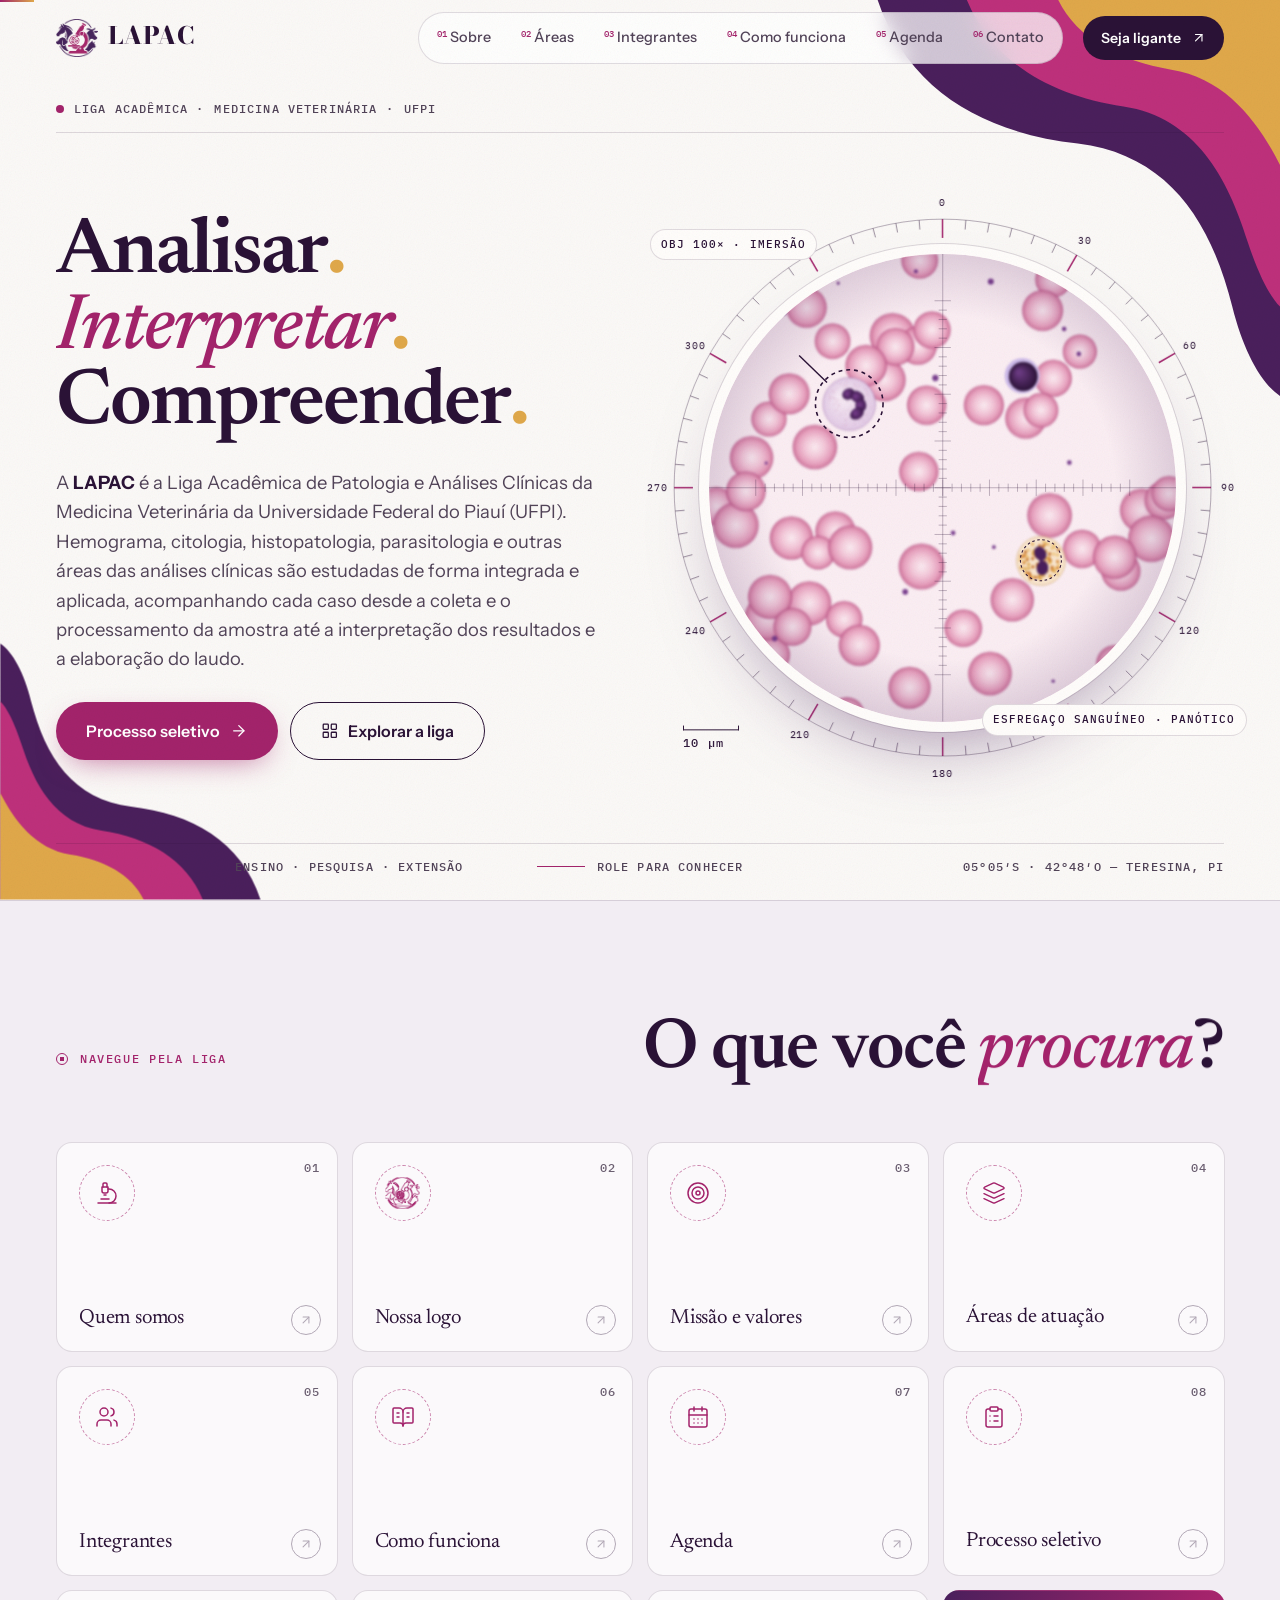
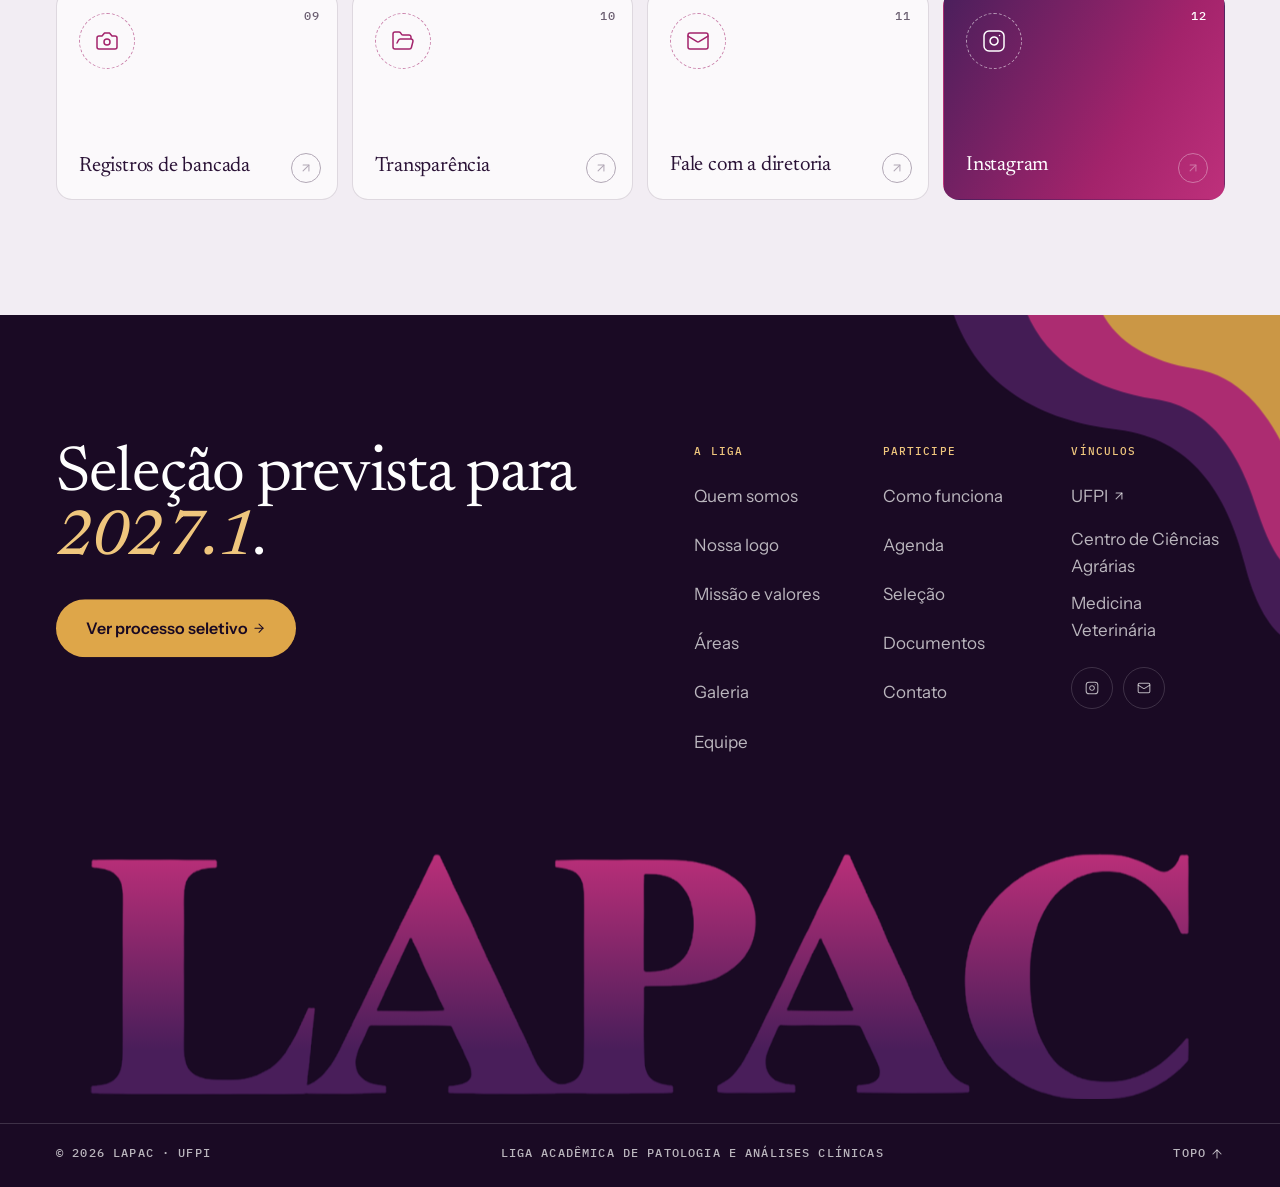
<file: index.html>
<!doctype html>
<html lang="pt-BR">
<head>
  <meta charset="utf-8" />
  <meta name="viewport" content="width=device-width, initial-scale=1, viewport-fit=cover" />
  <title>LAPAC UFPI — Liga Acadêmica de Patologia e Análises Clínicas</title>
  <meta name="description" content="LAPAC — Liga Acadêmica de Patologia e Análises Clínicas da Medicina Veterinária da UFPI, Teresina-PI. Ensino, pesquisa e extensão em patologia e diagnóstico laboratorial veterinário." />
  <meta name="theme-color" content="#2a1236" />
  <meta name="keywords" content="LAPAC, liga acadêmica, patologia veterinária, análises clínicas, UFPI, Teresina, medicina veterinária, hematologia, citologia, histopatologia, urinálise, parasitologia, microbiologia" />
  <link rel="canonical" href="https://lapac-ufpi.vercel.app/" />
  <meta property="og:url" content="https://lapac-ufpi.vercel.app/" />

  <meta property="og:type" content="website" />
  <meta property="og:locale" content="pt_BR" />
  <meta property="og:title" content="LAPAC UFPI — Liga Acadêmica de Patologia e Análises Clínicas" />
  <meta property="og:description" content="Analisar. Interpretar. Compreender. Ensino, pesquisa e extensão em patologia e análises clínicas veterinárias na UFPI." />
  <meta property="og:image" content="https://lapac-ufpi.vercel.app/assets/img/og-image.jpg" />
  <meta property="og:image:width" content="1200" />
  <meta property="og:image:height" content="630" />
  <meta name="twitter:card" content="summary_large_image" />

  <link rel="icon" href="favicon.ico" sizes="any" />
  <link rel="icon" type="image/png" sizes="48x48" href="assets/img/icon-48.png" />
  <link rel="apple-touch-icon" href="assets/img/apple-touch-icon.png" />
  <link rel="manifest" href="site.webmanifest" />

  <script>document.documentElement.classList.add("js");try{if(sessionStorage.getItem("lapac-intro"))document.documentElement.classList.add("intro-seen")}catch(e){}</script>
  <link rel="preload" href="assets/fonts/newsreader-normal-latin.woff2" as="font" type="font/woff2" crossorigin />
  <link rel="preload" href="assets/fonts/instrument-sans-normal-400-700-latin.woff2" as="font" type="font/woff2" crossorigin />
  <link rel="preload" href="assets/fonts/bodoni-lapac.woff2" as="font" type="font/woff2" crossorigin />
  <link rel="preload" as="image" href="assets/img/emblema-640.png" />
  <link rel="stylesheet" href="assets/css/style.css?v=61" />

  <script type="application/ld+json">
  {
    "@context": "https://schema.org",
    "@type": "Organization",
    "name": "LAPAC — Liga Acadêmica de Patologia e Análises Clínicas",
    "alternateName": "LAPAC UFPI",
    "description": "Liga acadêmica do curso de Medicina Veterinária da Universidade Federal do Piauí.",
    "url": "https://lapac-ufpi.vercel.app/",
    "logo": "https://lapac-ufpi.vercel.app/assets/img/logo-lapac.webp",
    "parentOrganization": { "@type": "CollegeOrUniversity", "name": "Universidade Federal do Piauí" },
    "address": { "@type": "PostalAddress", "addressLocality": "Teresina", "addressRegion": "PI", "addressCountry": "BR" }
  }
  </script>
</head>
<body>
  <a class="skip-link" href="#conteudo">Pular para o conteúdo</a>

  <!-- ============ PRELOADER: "focando" ============ -->
  <div class="preloader" aria-hidden="true">
    <div class="preloader__field">
      <svg class="preloader__ring" viewBox="0 0 200 200"><circle cx="100" cy="100" r="96" /></svg>
      <img src="assets/img/emblema-640.png" alt="" width="640" height="579" />
    </div>
    <div class="preloader__meta mono">
      <span>Ajustando foco</span>
      <span class="preloader__count">000</span>
    </div>
    <div class="preloader__panels">
      <span class="pp pp--ouro"></span><span class="pp pp--magenta"></span><span class="pp pp--roxo"></span>
    </div>
  </div>

  <!-- Cursor-retículo (só em mouse) -->
  <div class="cursor" aria-hidden="true">
    <span class="cursor__ring">
      <svg viewBox="0 0 60 60"><circle cx="30" cy="30" r="27" /><path d="M30 0v10M30 50v10M0 30h10M50 30h10" /></svg>
    </span>
    <span class="cursor__dot"></span>
    <span class="cursor__label mono"></span>
  </div>

  <div class="grain" aria-hidden="true"></div>
  <div class="scroll-progress" aria-hidden="true"><span></span></div>

  <!-- SVG reutilizável: ondas da identidade -->
  <svg width="0" height="0" class="visually-hidden" aria-hidden="true">
    <defs>
      <symbol id="wave-cluster" viewBox="0 0 400 400">
        <path class="w w--roxo" d="M30,0 C58,84 128,122 214,132 C296,142 336,202 356,282 C366,322 382,352 400,364 L400,0 Z" />
        <path class="w w--magenta" d="M112,0 C136,58 190,88 256,98 C322,108 352,164 370,222 C380,252 390,272 400,282 L400,0 Z" />
        <path class="w w--ouro" d="M196,0 C214,36 252,56 300,64 C350,72 380,112 400,152 L400,0 Z" />
      </symbol>
    </defs>
  </svg>

  <!-- ============ NAV ============ -->
  <header class="nav">
    <div class="nav__inner">
      <a href="#/" class="nav__brand" aria-label="LAPAC — início">
        <img src="assets/img/emblema-96.png" alt="" width="44" height="40" />
        <span class="nav__brand-text">LAPAC</span>
      </a>
      <nav class="nav__links" aria-label="Principal">
        <a href="#/sobre"><sup>01</sup>Sobre</a>
        <a href="#/areas"><sup>02</sup>Áreas</a>
        <a href="#/equipe"><sup>03</sup>Integrantes</a>
        <a href="#/atividades"><sup>04</sup>Como funciona</a>
        <a href="#/agenda"><sup>05</sup>Agenda</a>
        <a href="#/contato"><sup>06</sup>Contato</a>
      </nav>
      <a href="#/selecao" class="btn btn--dark btn--sm nav__cta" data-magnetic><span>Seja ligante</span><i data-lucide="arrow-up-right"></i></a>
      <button class="nav__toggle" aria-label="Abrir menu" aria-expanded="false" aria-controls="menu-mobile">
        <span class="mono nav__toggle-txt">Menu</span><span class="nav__toggle-lines"><span></span><span></span></span>
      </button>
    </div>
  </header>

  <div class="mobile-menu" id="menu-mobile" aria-hidden="true" data-lenis-prevent>
    <svg class="mobile-menu__wave" viewBox="0 0 400 400" aria-hidden="true"><use href="#wave-cluster" /></svg>
    <p class="mono mobile-menu__kicker">Índice</p>
    <nav class="mobile-menu__links" aria-label="Menu mobile">
      <a href="#/sobre"><span>01</span>Quem somos</a>
      <a href="#/identidade"><span>02</span>Nossa logo</a>
      <a href="#/missao"><span>03</span>Missão e valores</a>
      <a href="#/areas"><span>04</span>Áreas</a>
      <a href="#/equipe"><span>05</span>Integrantes</a>
      <a href="#/atividades"><span>06</span>Como funciona</a>
      <a href="#/agenda"><span>07</span>Agenda</a>
      <a href="#/selecao"><span>08</span>Seleção</a>
      <a href="#/galeria"><span>09</span>Galeria</a>
      <a href="#/documentos"><span>10</span>Documentos</a>
      <a href="#/contato"><span>11</span>Contato</a>
    </nav>
    <div class="mobile-menu__foot">
      <a class="social-link js-instagram" href="#" target="_blank" rel="noopener"><i data-lucide="instagram"></i><span class="js-instagram-handle">@lapac.ufpi</span></a>
      <span class="mono">UFPI · Teresina</span>
    </div>
  </div>

  <main id="conteudo">
    <div class="pagebar" hidden>
      <div class="container pagebar__inner">
        <a href="#/" class="pagebar__back"><i data-lucide="arrow-left"></i><span>Início</span></a>
        <span class="mono pagebar__crumb">LAPAC <span>/</span> <b class="pagebar__title"></b></span>
      </div>
    </div>

    <!-- ============ HERO ============ -->
    <section class="hero" id="inicio" data-page="home">
      <svg class="hero__wave hero__wave--tr" viewBox="0 0 400 400" aria-hidden="true"><use href="#wave-cluster" /></svg>
      <svg class="hero__wave hero__wave--bl" viewBox="0 0 400 400" aria-hidden="true"><use href="#wave-cluster" /></svg>

      <div class="hero__top mono">
        <span class="hero__rec"><span class="rec-dot"></span>Liga Acadêmica · <span class="hide-md">Medicina Veterinária · </span>UFPI</span>
      </div>

      <div class="hero__grid">
        <div class="hero__copy">
          <h1 class="hero__title">
            <span class="line"><span>Analisar<b class="hero__dot">.</b></span></span>
            <span class="line"><span><em>Interpretar</em><b class="hero__dot">.</b></span></span>
            <span class="line"><span>Compreender<b class="hero__dot">.</b></span></span>
          </h1>
          <p class="hero__lead">
            A <strong>LAPAC</strong> é a Liga Acadêmica de Patologia e Análises Clínicas da Medicina Veterinária
            da Universidade Federal do Piauí (UFPI). Hemograma, citologia, histopatologia, parasitologia e outras
            áreas das análises clínicas são estudadas de forma integrada e aplicada, acompanhando cada caso desde
            a coleta e o processamento da amostra até a interpretação dos resultados e a elaboração do laudo.
          </p>
          <div class="hero__actions">
            <a href="#/selecao" class="btn btn--primary btn--lg" data-magnetic><span>Processo seletivo</span><i data-lucide="arrow-right"></i></a>
            <a href="#hub" class="btn btn--line btn--lg" data-magnetic><i data-lucide="layout-grid"></i><span>Explorar a liga</span></a>
          </div>
        </div>

        <div class="scope" role="img" aria-label="Ilustração animada de um esfregaço sanguíneo visto ao microscópio">
          <svg class="scope__dial" viewBox="0 0 600 600" aria-hidden="true">
            <g class="scope__ticks"></g>
            <circle cx="300" cy="300" r="286" class="scope__dial-line" />
          </svg>
          <div class="scope__field">
            <canvas class="smear"></canvas>
            <div class="scope__vignette"></div>
            <svg class="scope__reticle" viewBox="0 0 400 400" aria-hidden="true">
              <path d="M200 0v400M0 200h400" />
              <g class="scope__reticle-ticks"></g>
            </svg>
          </div>
          <div class="scope__overlay" aria-hidden="true">
            <svg class="scope__callouts" viewBox="0 0 400 400">
              <g class="callout"><circle cx="120" cy="128" r="26" /><path d="M101 110 L70 80 H-6" /></g>
              <g class="callout"><circle cx="284" cy="262" r="24" /><path d="M301 279 L330 308 H406" /></g>
              <g class="callout"><circle cx="268" cy="104" r="18" /><path d="M281 91 L306 66 H406" /></g>
            </svg>
            <span class="callout-label mono callout-label--1">Neutrófilo</span>
            <span class="callout-label mono callout-label--2">Eosinófilo</span>
            <span class="callout-label mono callout-label--3">Linfócito</span>
          </div>
          <span class="scope__tag scope__tag--1 mono">OBJ 100× · imersão</span>
          <span class="scope__tag scope__tag--2 mono">Esfregaço sanguíneo · Panótico</span>
          <div class="scope__scale mono"><span></span>10 µm</div>
        </div>
      </div>

      <div class="hero__bottom mono">
        <span class="hide-md">Ensino · Pesquisa · Extensão</span>
        <a href="#hub" class="hero__scroll"><span class="hero__scroll-line"></span>Role para conhecer</a>
        <span class="hide-md">05°05′S · 42°48′O — Teresina, PI</span>
      </div>
    </section>


    <!-- ============ HUB: ícones de navegação ============ -->
    <section class="hub" id="hub" data-page="home">
      <div class="container">
        <header class="hub__head">
          <p class="kicker">Navegue pela liga</p>
          <h2 class="h2" data-reveal-words>O que você <em>procura</em>?</h2>
        </header>
        <nav class="hub__grid" aria-label="Seções do site">
          <a class="tile" href="#/sobre"><span class="tile__idx mono">01</span><span class="tile__lens"><i data-lucide="microscope"></i></span><span class="tile__label">Quem somos</span><span class="tile__go"><i data-lucide="arrow-up-right"></i></span></a>
          <a class="tile" href="#/identidade"><span class="tile__idx mono">02</span><span class="tile__lens tile__lens--logo"><span class="tile__logo" aria-hidden="true"></span></span><span class="tile__label">Nossa logo</span><span class="tile__go"><i data-lucide="arrow-up-right"></i></span></a>
          <a class="tile" href="#/missao"><span class="tile__idx mono">03</span><span class="tile__lens"><i data-lucide="target"></i></span><span class="tile__label">Missão e valores</span><span class="tile__go"><i data-lucide="arrow-up-right"></i></span></a>
          <a class="tile" href="#/areas"><span class="tile__idx mono">04</span><span class="tile__lens"><i data-lucide="layers"></i></span><span class="tile__label">Áreas de atuação</span><span class="tile__go"><i data-lucide="arrow-up-right"></i></span></a>
          <a class="tile" href="#/equipe"><span class="tile__idx mono">05</span><span class="tile__lens"><i data-lucide="users"></i></span><span class="tile__label">Integrantes</span><span class="tile__go"><i data-lucide="arrow-up-right"></i></span></a>
          <a class="tile" href="#/atividades"><span class="tile__idx mono">06</span><span class="tile__lens"><i data-lucide="book-open-text"></i></span><span class="tile__label">Como funciona</span><span class="tile__go"><i data-lucide="arrow-up-right"></i></span></a>
          <a class="tile" href="#/agenda"><span class="tile__idx mono">07</span><span class="tile__lens"><i data-lucide="calendar-days"></i></span><span class="tile__label">Agenda</span><span class="tile__go"><i data-lucide="arrow-up-right"></i></span></a>
          <a class="tile" href="#/selecao"><span class="tile__idx mono">08</span><span class="tile__lens"><i data-lucide="clipboard-list"></i></span><span class="tile__label">Processo seletivo</span><span class="tile__go"><i data-lucide="arrow-up-right"></i></span></a>
          <a class="tile" href="#/galeria"><span class="tile__idx mono">09</span><span class="tile__lens"><i data-lucide="camera"></i></span><span class="tile__label">Registros de bancada</span><span class="tile__go"><i data-lucide="arrow-up-right"></i></span></a>
          <a class="tile" href="#/documentos"><span class="tile__idx mono">10</span><span class="tile__lens"><i data-lucide="folder-open"></i></span><span class="tile__label">Transparência</span><span class="tile__go"><i data-lucide="arrow-up-right"></i></span></a>
          <a class="tile" href="#/contato"><span class="tile__idx mono">11</span><span class="tile__lens"><i data-lucide="mail"></i></span><span class="tile__label">Fale com a diretoria</span><span class="tile__go"><i data-lucide="arrow-up-right"></i></span></a>
          <a class="tile tile--accent js-instagram" href="#" target="_blank" rel="noopener"><span class="tile__idx mono">12</span><span class="tile__lens"><i data-lucide="instagram"></i></span><span class="tile__label">Instagram</span><span class="tile__go"><i data-lucide="arrow-up-right"></i></span></a>
        </nav>
      </div>
    </section>

    <!-- ============ 2. QUEM SOMOS ============ -->
    <section class="section who" id="sobre" data-page="sobre">
      <div class="container who__grid">
        <div class="who__head">
          <p class="kicker">Quem somos</p>
          <h2 class="h2" data-reveal-words>Formando olhares que <em>investigam além</em>.</h2>
        </div>
        <article class="entry reveal" aria-label="Definição da LAPAC">
          <header class="entry__head">
            <span class="entry__word">LAPAC</span>
          </header>
          <p class="entry__expand">Liga Acadêmica de Patologia e Análises Clínicas</p>
          <ol class="entry__senses">
            <li><span class="mono">1</span><p>Entidade estudantil sem fins lucrativos, sob orientação docente, vinculada ao curso de Medicina Veterinária da Universidade Federal do Piauí (UFPI), em Teresina.</p></li>
            <li><span class="mono">2</span><p>Grupo de estudo aplicado que acompanha o exame laboratorial do começo ao fim: coleta, processamento da amostra, leitura, interpretação dos resultados e elaboração do laudo.</p></li>
            <li><span class="mono">3</span><p>Espaço de <strong>ensino</strong>, <strong>pesquisa</strong> e <strong>extensão</strong> em Patologia e Análises Clínicas Veterinárias.</p></li>
          </ol>
        </article>
      </div>
    </section>

    <!-- ============ 3. NOSSA LOGO (só a logo e setas) ============ -->
    <section class="section logo-sec" id="identidade" data-page="identidade">
      <div class="container">
        <header class="section-head">
          <p class="kicker">Nossa logo</p>
          <h2 class="visually-hidden">Nossa logo</h2>
        </header>
        <figure class="logo-map">
          <img src="assets/img/emblema-640.png" srcset="assets/img/emblema-640.png 640w, assets/img/emblema.webp 932w" sizes="(min-width: 960px) 640px, 72vw" alt="Logo da LAPAC: cavalo, cão, bovino e gato ao redor de um microscópio" width="932" height="843" loading="lazy" />
          <svg class="logo-map__notes" viewBox="0 0 1000 800" aria-hidden="true">
            <defs><marker id="seta" viewBox="0 0 10 10" refX="8" refY="5" markerWidth="7" markerHeight="7" orient="auto-start-reverse"><path d="M0 0L10 5L0 10z" /></marker></defs>
          <g class="note"><path class="note__underline" d="M40 168H210" /><path class="note__line" d="M210 168L285 222" marker-end="url(#seta)" pathLength="1" /><circle class="note__dot" cx="300" cy="232" r="9" /><text x="40" y="150" text-anchor="start">Equinos</text></g>
          <g class="note"><path class="note__underline" d="M40 658H170" /><path class="note__line" d="M170 658L221 487" marker-end="url(#seta)" pathLength="1" /><circle class="note__dot" cx="226" cy="470" r="9" /><text x="40" y="640" text-anchor="start">Cães</text></g>
          <g class="note"><path class="note__underline" d="M960 188H800" /><path class="note__line" d="M800 188L759 283" marker-end="url(#seta)" pathLength="1" /><circle class="note__dot" cx="752" cy="300" r="9" /><text x="960" y="170" text-anchor="end">Ruminantes</text></g>
          <g class="note"><path class="note__underline" d="M960 678H830" /><path class="note__line" d="M830 678L769 532" marker-end="url(#seta)" pathLength="1" /><circle class="note__dot" cx="762" cy="515" r="9" /><text x="960" y="660" text-anchor="end">Felinos</text></g>
          <g class="note"><path class="note__underline" d="M390 70H610" /><path class="note__line" d="M540 70L585 235" marker-end="url(#seta)" pathLength="1" /><circle class="note__dot" cx="590" cy="252" r="9" /><text x="500" y="50" text-anchor="middle">Microscópio</text></g>
          </svg>
        </figure>
      </div>
    </section>

    <!-- ============ 4. MISSÃO · VISÃO · VALORES ============ -->
    <section class="section mvv-sec" id="missao" data-page="missao">
      <div class="container">
        <header class="section-head">
          <p class="kicker">Missão · Visão · Valores</p>
          <h2 class="h2" data-reveal-words>O que nos <em>orienta</em>.</h2>
        </header>
        <div class="mvv">
          <article class="mvv__item"><span class="mono">Missão</span><p>Promover ensino, pesquisa e extensão em Patologia e Análises Clínicas Veterinárias, contribuindo para a formação acadêmica, científica e profissional dos estudantes e para a disseminação do conhecimento.</p></article>
          <article class="mvv__item"><span class="mono">Visão</span><p>Ser referência acadêmica em Patologia e Análises Clínicas Veterinárias na UFPI, destacando-se pela excelência no ensino, pesquisa, extensão e divulgação científica.</p></article>
          <article class="mvv__item mvv__item--values"><span class="mono">Valores</span>
            <ul class="values">
              <li>Ciência</li><li>Ética</li><li>Excelência</li><li>Integração</li><li>Responsabilidade</li><li>Inovação</li><li>Trabalho em equipe</li><li>Compromisso com a sociedade</li>
            </ul>
          </article>
        </div>
      </div>
    </section>

    <!-- ============ 5. ÁREAS (lâminas deslizando) ============ -->
    <section class="slides" id="areas" data-page="areas">
      <div class="slides__pin">
        <header class="container slides__head">
          <div>
            <p class="kicker">Áreas de atuação</p>
            <h2 class="h2" data-reveal-words>Seis lâminas, <em>uma bancada</em>.</h2>
          </div>
          <div class="slides__meter mono" aria-hidden="true">
            <span><span class="slides__count">01</span> / 06</span>
            <span class="slides__bar"><span></span></span>
            <span class="slides__hint"><span class="hint-desk">Role</span><span class="hint-touch">Deslize</span> <i data-lucide="arrow-right"></i></span>
          </div>
        </header>
        <div class="slides__viewport">
          <div class="slides__track" data-render="areas"></div>
        </div>
      </div>
    </section>

    <!-- ============ 6. EQUIPE ============ -->
    <section class="section team-sec" id="equipe" data-page="equipe">
      <div class="container">
        <header class="section-head section-head--row">
          <div>
            <p class="kicker">Equipe</p>
            <h2 class="h2" data-reveal-words>Quem está <em>na bancada</em>.</h2>
          </div>
          <div class="turret" role="tablist" aria-label="Equipe">
            <button class="turret__btn is-active" role="tab" aria-selected="true" aria-controls="painel-orientacao" id="tab-orientacao">Orientação</button>
            <button class="turret__btn" role="tab" aria-selected="false" aria-controls="painel-diretoria" id="tab-diretoria" tabindex="-1">Diretoria</button>
            <button class="turret__btn" role="tab" aria-selected="false" aria-controls="painel-membros" id="tab-membros" tabindex="-1">Ligantes</button>
            <span class="turret__indicator" aria-hidden="true"></span>
          </div>
        </header>

        <div class="tab-panel is-active" id="painel-orientacao" role="tabpanel" aria-labelledby="tab-orientacao">
          <div data-render="orientadores"></div>
        </div>
        <div class="tab-panel" id="painel-diretoria" role="tabpanel" aria-labelledby="tab-diretoria" hidden>
          <div class="dir-groups" data-render="diretoria"></div>
        </div>
        <div class="tab-panel" id="painel-membros" role="tabpanel" aria-labelledby="tab-membros" hidden>
          <div class="team team--sm" data-render="membros"></div>
        </div>
      </div>
    </section>

    <!-- ============ 7. COMO A LIGA FUNCIONA ============ -->
    <section class="section stack-sec" id="atividades" data-page="atividades">
      <div class="container">
        <header class="section-head">
          <p class="kicker kicker--light">Como a liga funciona</p>
          <h2 class="h2" data-reveal-words>Da teoria à <em>bancada</em>.</h2>
        </header>

        <div class="stack">
          <article class="stack__card">
            <div class="stack__num"><span class="mono">Ensino</span><b>01</b></div>
            <div class="stack__body"><h3>Grupo de discussão</h3><p>Encontros periódicos para discutir casos, artigos e lâminas. O ligante recebe histórico e exames, propõe a interpretação e a defende diante do grupo.</p></div>
            <div class="stack__art"><i data-lucide="book-open-text"></i></div>
          </article>
          <article class="stack__card">
            <div class="stack__num"><span class="mono">Ensino</span><b>02</b></div>
            <div class="stack__body"><h3>Capacitação interna</h3><p>Aulas teóricas e práticas para os ligantes: coleta e conservação de amostras, confecção e coloração de lâminas, leitura ao microscópio e interpretação de resultados.</p></div>
            <div class="stack__art"><i data-lucide="presentation"></i></div>
          </article>
          <article class="stack__card">
            <div class="stack__num"><span class="mono">Prática</span><b>03</b></div>
            <div class="stack__body"><h3>Rotina laboratorial</h3><p>Acompanhamento supervisionado da rotina de análises clínicas: recepção e processamento de amostras, execução de exames e conferência de laudos.</p></div>
            <div class="stack__art"><i data-lucide="pipette"></i></div>
          </article>
          <article class="stack__card">
            <div class="stack__num"><span class="mono">Pesquisa</span><b>04</b></div>
            <div class="stack__body"><h3>Produção científica</h3><p>Projetos, relatos de caso e trabalhos apresentados em eventos científicos.</p></div>
            <div class="stack__art"><i data-lucide="flask-round"></i></div>
          </article>
          <article class="stack__card">
            <div class="stack__num"><span class="mono">Extensão</span><b>05</b></div>
            <div class="stack__body"><h3>Ações na comunidade</h3><p>Educação em saúde em Teresina: zoonoses, posse responsável, saúde única e a importância do diagnóstico laboratorial.</p></div>
            <div class="stack__art"><i data-lucide="hand-heart"></i></div>
          </article>
          <article class="stack__card">
            <div class="stack__num"><span class="mono">Divulgação</span><b>06</b></div>
            <div class="stack__body"><h3>Lâmina da semana</h3><p>Toda semana, uma imagem de microscopia no nosso perfil para identificar e discutir nos comentários.</p><a class="btn btn--line-light btn--sm js-instagram" href="#" target="_blank" rel="noopener" data-magnetic><span>Seguir a LAPAC</span><i data-lucide="arrow-up-right"></i></a></div>
            <div class="stack__art"><i data-lucide="sparkles"></i></div>
          </article>
        </div>
      </div>
    </section>

    <!-- ============ 8. CARROSSEL DAS ÁREAS (duas linhas, sentidos opostos) ============ -->
    <div class="ticker" aria-hidden="true" data-page="areas">
      <div class="ticker__row ticker__row--a"><div class="ticker__inner">
        <span>Hematologia</span><span>Citologia</span><span>Histopatologia</span><span>Urinálise</span><span>Parasitologia</span><span>Microbiologia</span>
      </div></div>
      <div class="ticker__row ticker__row--b"><div class="ticker__inner">
        <span>Microbiologia</span><span>Parasitologia</span><span>Urinálise</span><span>Histopatologia</span><span>Citologia</span><span>Hematologia</span>
      </div></div>
    </div>

    <!-- ============ 9. AGENDA ============ -->
    <section class="section" id="agenda" data-page="agenda">
      <div class="container">
        <header class="section-head">
          <p class="kicker">Agenda</p>
          <h2 class="h2" data-reveal-words>Próximos <em>encontros</em>.</h2>
        </header>
        <ol class="events" data-render="eventos"></ol>
      </div>
    </section>

    <!-- ============ 10–11. SELEÇÃO ============ -->
    <section class="section selection-sec" id="selecao" data-page="selecao">
      <svg class="selection__wave" viewBox="0 0 400 400" aria-hidden="true"><use href="#wave-cluster" /></svg>
      <div class="container selection">
        <div class="selection__intro">
          <p class="kicker kicker--light">Processo seletivo</p>
          <h2 class="h2" data-reveal-words>Como entrar na <em>LAPAC</em>.</h2>
          <p class="selection__lead">A próxima seleção está prevista para <strong class="js-semestre">2027.1</strong>. O edital, com as etapas e o cronograma, será publicado aqui e no nosso Instagram.</p>
          <div data-render="selecao-status"></div>
          <div class="selection__actions" data-render="selecao-acoes"></div>
        </div>

        <div class="selection__steps">
          <svg class="steps__path" viewBox="0 0 40 1000" preserveAspectRatio="none" aria-hidden="true">
            <path class="steps__path-bg" d="M20 0 C 36 120, 4 220, 20 330 S 36 560, 20 660 S 4 880, 20 1000" />
            <path class="steps__path-fg" d="M20 0 C 36 120, 4 220, 20 330 S 36 560, 20 660 S 4 880, 20 1000" />
          </svg>
          <ol class="steps" data-render="etapas"></ol>
        </div>
      </div>

      <div class="container reports">
        <div class="report reveal">
          <p class="report__head mono"><span>Laudo Nº 01</span><span>Requisitos</span></p>
          <ul class="report__list" data-render="requisitos"></ul>
        </div>
        <div class="report reveal">
          <p class="report__head mono"><span>Laudo Nº 02</span><span>Benefícios</span></p>
          <ul class="report__list" data-render="beneficios"></ul>
        </div>
      </div>
    </section>

    <!-- ============ 13. REGISTROS DE BANCADA ============ -->
    <section class="gallery-sec" id="galeria" data-page="galeria">
      <div class="container section-head section-head--row">
        <div>
          <p class="kicker">Galeria</p>
          <h2 class="h2" data-reveal-words>Registros de <em>bancada</em>.</h2>
        </div>
        <a class="btn btn--line js-instagram" href="#" target="_blank" rel="noopener" data-magnetic><i data-lucide="instagram"></i><span>Ver no Instagram</span></a>
      </div>
      <div class="film" data-render="galeria"></div>
    </section>

    <!-- ============ 14. TRANSPARÊNCIA ============ -->
    <section class="section" id="documentos" data-page="documentos">
      <div class="container">
        <header class="section-head">
          <p class="kicker">Transparência</p>
          <h2 class="h2" data-reveal-words>Documentos <em>oficiais</em>.</h2>
        </header>
        <div class="docs" data-render="documentos"></div>
      </div>
    </section>

    <!-- ============ 16. CONTATO ============ -->
    <section class="section contact-sec" id="contato" data-page="contato">
      <div class="container">
        <p class="kicker">Contato</p>
        <h2 class="contact__big" data-reveal-words>Fale com a <em>diretoria</em>.</h2>
        <p class="contact__lead">Envie suas dúvidas sobre a liga, o processo seletivo, eventos ou propostas de parceria. A diretoria responde pelo e-mail ou pelo Instagram.</p>
        <a class="contact__mail js-email" href="#" data-cursor="escrever">ligaacademicadedepatologia.ufpi@gmail.com</a>

        <div class="contact">
          <div class="contact__info">
            <ul class="contact__list">
              <li><span class="mono">Instagram</span><a class="js-instagram js-instagram-handle" href="#" target="_blank" rel="noopener">@lapac.ufpi</a></li>
              <li><span class="mono">Endereço</span><span class="js-endereco">UFPI — Teresina, PI</span></li>
            </ul>
            <div class="map"><iframe class="js-map" title="Mapa — Centro de Ciências Agrárias da UFPI" loading="lazy" referrerpolicy="no-referrer-when-downgrade"></iframe></div>
          </div>

          <form class="contact__form" id="form-contato" novalidate>
            <p class="report__head mono"><span>Requisição</span><span>Nova mensagem</span></p>
            <div class="field"><input id="f-nome" name="nome" type="text" placeholder=" " autocomplete="name" required /><label for="f-nome">Seu nome</label></div>
            <div class="field"><input id="f-email" name="email" type="email" placeholder=" " autocomplete="email" required /><label for="f-email">Seu e-mail</label></div>
            <div class="field field--select">
              <select id="f-assunto" name="assunto" required>
                <option value="Dúvida sobre a liga">Dúvida sobre a liga</option>
                <option value="Processo seletivo">Processo seletivo</option>
                <option value="Convite / parceria">Convite ou parceria</option>
                <option value="Eventos">Eventos</option>
                <option value="Outro assunto">Outro assunto</option>
              </select>
              <label for="f-assunto">Assunto</label>
              <i data-lucide="chevron-down"></i>
            </div>
            <div class="field"><textarea id="f-msg" name="mensagem" rows="4" placeholder=" " required></textarea><label for="f-msg">Sua dúvida ou mensagem</label></div>
            <button class="btn btn--primary btn--block" type="submit"><span>Enviar para a diretoria</span><i data-lucide="send"></i></button>
            <p class="form-note" role="status" aria-live="polite"></p>
          </form>
        </div>
      </div>
    </section>
    <nav class="pager" aria-label="Navegação entre seções" hidden>
      <div class="container pager__inner">
        <a class="pager__link pager__prev" href="#/"><span class="mono">Anterior</span><b></b></a>
        <a class="pager__all" href="#/"><i data-lucide="layout-grid"></i><span>Todas as seções</span></a>
        <a class="pager__link pager__next" href="#/"><span class="mono">Próxima</span><b></b></a>
      </div>
    </nav>
  </main>

  <!-- ============ 17. RODAPÉ ============ -->
  <footer class="footer">
    <svg class="footer__wave" viewBox="0 0 400 400" aria-hidden="true"><use href="#wave-cluster" /></svg>
    <div class="container footer__top">
      <div class="footer__cta">
        <p class="footer__cta-title">Seleção prevista para <em class="js-semestre">2027.1</em>.</p>
        <a href="#/selecao" class="btn btn--gold btn--lg" data-magnetic><span>Ver processo seletivo</span><i data-lucide="arrow-right"></i></a>
      </div>
      <div class="footer__cols">
        <div>
          <p class="footer__h mono">A liga</p>
          <ul><li><a href="#/sobre">Quem somos</a></li><li><a href="#/identidade">Nossa logo</a></li><li><a href="#/missao">Missão e valores</a></li><li><a href="#/areas">Áreas</a></li><li><a href="#/galeria">Galeria</a></li><li><a href="#/equipe">Equipe</a></li></ul>
        </div>
        <div>
          <p class="footer__h mono">Participe</p>
          <ul><li><a href="#/atividades">Como funciona</a></li><li><a href="#/agenda">Agenda</a></li><li><a href="#/selecao">Seleção</a></li><li><a href="#/documentos">Documentos</a></li><li><a href="#/contato">Contato</a></li></ul>
        </div>
        <div>
          <p class="footer__h mono">Vínculos</p>
          <ul><li><a href="https://ufpi.br" target="_blank" rel="noopener">UFPI <i data-lucide="arrow-up-right"></i></a></li><li><span>Centro de Ciências Agrárias</span></li><li><span>Medicina Veterinária</span></li></ul>
          <div class="footer__social">
            <a class="js-instagram" href="#" target="_blank" rel="noopener" aria-label="Instagram da LAPAC"><i data-lucide="instagram"></i></a>
            <a class="js-email" href="#" aria-label="E-mail da LAPAC"><i data-lucide="mail"></i></a>
          </div>
        </div>
      </div>
    </div>

    <div class="footer__word" aria-hidden="true"><span class="footer__word-img"></span></div>

    <div class="container footer__bottom mono">
      <span>© <span class="js-year">2026</span> LAPAC · UFPI</span>
      <span class="hide-md">Liga Acadêmica de Patologia e Análises Clínicas</span>
      <a href="#topo" class="footer__totop" data-totop>Topo <i data-lucide="arrow-up"></i></a>
    </div>
  </footer>

  <dialog class="lightbox" id="lightbox" aria-label="Foto ampliada">
    <button class="lightbox__close" aria-label="Fechar"><i data-lucide="x"></i></button>
    <img alt="" />
    <p class="lightbox__caption mono"></p>
  </dialog>

  <script src="assets/vendor/gsap.min.js?v=61" defer></script>
  <script src="assets/vendor/ScrollTrigger.min.js?v=61" defer></script>
  <script src="assets/vendor/lenis.min.js?v=61" defer></script>
  <script src="assets/js/icons.js?v=61" defer></script>
  <script src="assets/js/data.js?v=61" defer></script>
  <script src="assets/js/main.js?v=61" defer></script>
</body>
</html>
</file>
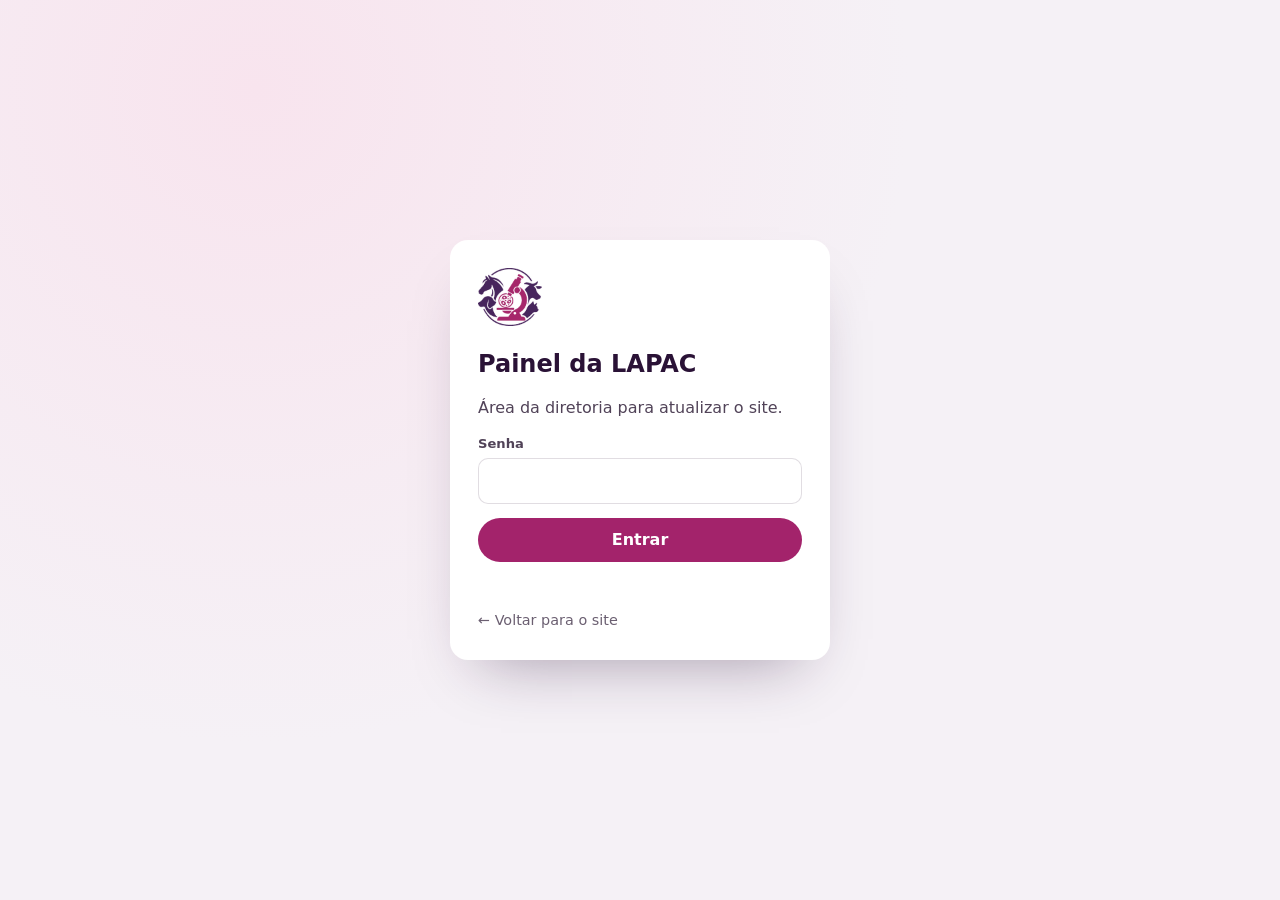
<file: admin/index.html>
<!doctype html>
<html lang="pt-BR">
<head>
  <meta charset="utf-8" />
  <meta name="viewport" content="width=device-width, initial-scale=1, viewport-fit=cover" />
  <meta name="robots" content="noindex, nofollow" />
  <meta name="theme-color" content="#2a1236" />
  <title>Painel LAPAC</title>
  <link rel="icon" href="/favicon.ico" sizes="any" />
  <link rel="stylesheet" href="/admin/admin.css?v=2" />
</head>
<body>
  <!-- Login -->
  <main class="login" id="login" hidden>
    <form class="login__card" id="login-form">
      <img src="/assets/img/emblema-96.png" alt="" width="64" height="58" />
      <h1>Painel da LAPAC</h1>
      <p>Área da diretoria para atualizar o site.</p>
      <label class="fld">
        <span>Senha</span>
        <input type="password" id="login-pass" autocomplete="current-password" required />
      </label>
      <button class="btn btn--primary" type="submit">Entrar</button>
      <p class="login__msg" id="login-msg" role="alert"></p>
      <a class="login__back" href="/">← Voltar para o site</a>
    </form>
  </main>

  <!-- Painel -->
  <div class="app" id="app" hidden>
    <header class="top">
      <div class="top__brand"><img src="/assets/img/emblema-96.png" alt="" width="34" height="31" /><strong>Painel LAPAC</strong></div>
      <div class="top__actions">
        <a class="btn btn--ghost btn--sm" href="/" target="_blank" rel="noopener">Ver site ↗</a>
        <button class="btn btn--ghost btn--sm" id="logout" type="button">Sair</button>
      </div>
    </header>
    <nav class="tabs" id="tabs" aria-label="Seções"></nav>
    <main class="panel" id="panel"></main>
    <footer class="bar" id="bar">
      <span class="bar__status" id="status" role="status" aria-live="polite">Tudo publicado.</span>
      <button class="btn btn--ghost" id="discard" type="button" hidden>Desfazer</button>
      <button class="btn btn--primary" id="publish" type="button" disabled>Publicar no site</button>
    </footer>
  </div>

  <div class="toast" id="toast" role="status" aria-live="polite" hidden></div>
  <script src="/admin/admin.js?v=2" defer></script>
</body>
</html>
</file>
<file: assets/css/style.css>
/* =========================================================================
   LAPAC — Liga Acadêmica de Patologia e Análises Clínicas · UFPI
   Conceito: o site é um microscópio. Roxo + rosa = Hematoxilina & Eosina.
   ========================================================================= */

/* Fontes locais (OFL) — subconjunto latin */
@font-face {
  font-family: 'IBM Plex Mono';
  font-style: normal;
  font-weight: 400;
  font-display: swap;
  src: url(../fonts/ibm-plex-mono-normal-400-latin.woff2) format('woff2');
  unicode-range: U+0000-00FF, U+0131, U+0152-0153, U+02BB-02BC, U+02C6, U+02DA, U+02DC, U+0304, U+0308, U+0329, U+2000-206F, U+20AC, U+2122, U+2191, U+2193, U+2212, U+2215, U+FEFF, U+FFFD;
}
@font-face {
  font-family: 'IBM Plex Mono';
  font-style: normal;
  font-weight: 500;
  font-display: swap;
  src: url(../fonts/ibm-plex-mono-normal-500-latin.woff2) format('woff2');
  unicode-range: U+0000-00FF, U+0131, U+0152-0153, U+02BB-02BC, U+02C6, U+02DA, U+02DC, U+0304, U+0308, U+0329, U+2000-206F, U+20AC, U+2122, U+2191, U+2193, U+2212, U+2215, U+FEFF, U+FFFD;
}
@font-face {
  font-family: 'Instrument Sans';
  font-style: normal;
  font-weight: 400 700;
  font-stretch: 100%;
  font-display: swap;
  src: url(../fonts/instrument-sans-normal-400-700-latin.woff2) format('woff2');
  unicode-range: U+0000-00FF, U+0131, U+0152-0153, U+02BB-02BC, U+02C6, U+02DA, U+02DC, U+0304, U+0308, U+0329, U+2000-206F, U+20AC, U+2122, U+2191, U+2193, U+2212, U+2215, U+FEFF, U+FFFD;
}
@font-face {
  font-family: 'Newsreader';
  font-style: italic;
  font-weight: 400 700;
  font-display: swap;
  src: url(../fonts/newsreader-italic-latin.woff2) format('woff2');
  unicode-range: U+0000-00FF, U+0131, U+0152-0153, U+02BB-02BC, U+02C6, U+02DA, U+02DC, U+0304, U+0308, U+0329, U+2000-206F, U+20AC, U+2122, U+2191, U+2193, U+2212, U+2215, U+FEFF, U+FFFD;
}
@font-face {
  font-family: 'Newsreader';
  font-style: normal;
  font-weight: 400 800;
  font-display: swap;
  src: url(../fonts/newsreader-normal-latin.woff2) format('woff2');
  unicode-range: U+0000-00FF, U+0131, U+0152-0153, U+02BB-02BC, U+02C6, U+02DA, U+02DC, U+0304, U+0308, U+0329, U+2000-206F, U+20AC, U+2122, U+2191, U+2193, U+2212, U+2215, U+FEFF, U+FFFD;
}

/* Bodoni só nas letras do nome LAPAC (combina com a logo) */
@font-face {
  font-family: 'LAPAC Wordmark';
  font-style: normal;
  font-weight: 800;
  font-display: swap;
  src: url(../fonts/bodoni-lapac.woff2) format('woff2');
  unicode-range: U+41, U+43, U+4C, U+50;
}
:root {
  --roxo-950: #1a0a24;
  --roxo-900: #2a1236;
  --roxo-800: #3a1849;
  --roxo: #4a1f5c;
  --roxo-400: #8a5c9c;
  --roxo-100: #ece2f0;
  --roxo-50: #f6f0f7;
  --magenta: #a3236b;
  --magenta-500: #be307b;
  --rosa: #e48bb5;
  --rosa-100: #fbe7f0;
  --ouro: #e0a84a;
  --ouro-300: #f0c77e;
  --ouro-100: #fbf0db;
  --bg: #fbf9f7;
  --paper: #fffdfb;
  --ink: #22122b;
  --ink-2: #514358;
  --ink-3: #6b5f71;
  --line: rgba(42, 18, 54, 0.14);
  --line-light: rgba(255, 255, 255, 0.16);

  --grad: linear-gradient(120deg, var(--roxo) 0%, var(--magenta) 65%, var(--magenta-500) 100%);

  --f-display: "Newsreader", "Iowan Old Style", Georgia, serif;
  --f-body: "Instrument Sans", system-ui, -apple-system, "Segoe UI", sans-serif;
  --f-mono: "IBM Plex Mono", ui-monospace, "SFMono-Regular", Menlo, monospace;

  --r: 14px;
  --r-lg: 16px;
  --ease-out: cubic-bezier(0.22, 1, 0.36, 1);
  --ease-in-out: cubic-bezier(0.76, 0, 0.24, 1);
  --nav-h: 76px;
  --container: 1320px;
  --gutter: clamp(20px, 4.5vw, 56px);
}

/* ---------- Reset ---------- */
*, *::before, *::after { box-sizing: border-box; }
html { -webkit-text-size-adjust: 100%; scroll-padding-top: 80px; }
html:not(.lenis) { scroll-behavior: smooth; }
html.lenis, html.lenis body { height: auto; }
.lenis.lenis-smooth [data-lenis-prevent] { overscroll-behavior: contain; }
.lenis.lenis-stopped { overflow: clip; }
body {
  margin: 0; font-family: var(--f-body); font-size: clamp(15px, 0.3vw + 14px, 17px); line-height: 1.6;
  color: var(--ink); background: var(--bg); -webkit-font-smoothing: antialiased; overflow-x: hidden; overflow-x: clip;
}
body.menu-open, body.is-loading { overflow: hidden; }
img, svg, canvas { display: block; max-width: 100%; }
img { height: auto; }
a { color: inherit; text-decoration: none; }
button, input, select, textarea { font: inherit; color: inherit; }
button { cursor: pointer; background: none; border: 0; padding: 0; }
h1, h2, h3, h4 { margin: 0; line-height: 1.05; font-weight: 500; }
p { margin: 0 0 1em; }
ul, ol { margin: 0; padding: 0; list-style: none; }
::selection { background: var(--magenta); color: #fff; }
:focus-visible { outline: 2px solid var(--ouro); outline-offset: 3px; }
[hidden] { display: none !important; }
.visually-hidden { position: absolute !important; width: 1px; height: 1px; overflow: hidden; clip: rect(0 0 0 0); white-space: nowrap; }
.skip-link { position: fixed; left: 16px; top: -60px; z-index: 400; background: var(--roxo); color: #fff; padding: 10px 16px; border-radius: 8px; }
.skip-link:focus { top: 16px; }
.container { width: 100%; max-width: var(--container); margin-inline: auto; padding-inline: var(--gutter); }
.hide-md { display: none; }
@media (min-width: 900px) { .hide-md { display: inline; } }

.mono { font-family: var(--f-mono); font-size: 0.72rem; font-weight: 500; letter-spacing: 0.1em; text-transform: uppercase; }
.lucide { width: 1.1em; height: 1.1em; stroke-width: 1.75; flex-shrink: 0; }

/* textura de papel */
.grain {
  position: fixed; inset: 0; z-index: 260; pointer-events: none; opacity: 0.07; mix-blend-mode: multiply;
  background-image: url("data:image/svg+xml,%3Csvg xmlns='http://www.w3.org/2000/svg' width='180' height='180'%3E%3Cfilter id='n'%3E%3CfeTurbulence type='fractalNoise' baseFrequency='.85' numOctaves='3' stitchTiles='stitch'/%3E%3C/filter%3E%3Crect width='100%25' height='100%25' filter='url(%23n)'/%3E%3C/svg%3E");
}

/* ---------- Tipografia ---------- */
.h2 {
  font-family: var(--f-display); font-weight: 600; font-size: clamp(2.3rem, 5.2vw + 0.3rem, 5rem);
  letter-spacing: -0.02em; line-height: 0.98; color: var(--roxo-900); margin-bottom: 0.4em; text-wrap: balance;
}
.h2 em, .contact__big em, .footer__cta-title em { font-style: italic; font-weight: 500; color: var(--magenta); }
.kicker { display: flex; align-items: center; gap: 12px; font-family: var(--f-mono); font-size: 0.72rem; font-weight: 500; letter-spacing: 0.14em; text-transform: uppercase; color: var(--magenta); margin-bottom: 18px; }
.kicker::before { content: ""; width: 12px; height: 12px; border-radius: 50%; border: 1.5px solid currentColor; background: radial-gradient(circle, currentColor 0 30%, transparent 34%); }
.kicker--light { color: var(--ouro-300); }
.section-head { max-width: 860px; margin-bottom: clamp(40px, 6vw, 72px); }
.section-head--row { max-width: none; display: flex; flex-wrap: wrap; align-items: flex-end; justify-content: space-between; gap: 24px 40px; }
.section-head--row .h2 { margin-bottom: 0; }
.section-head__lead { color: var(--ink-2); font-size: 1.05rem; max-width: 34em; }
.section { position: relative; padding: clamp(88px, 12vw, 168px) 0; }

/* palavras animadas */
.w-mask { display: inline-block; overflow: hidden; vertical-align: top; padding-bottom: 0.1em; margin-bottom: -0.1em; }
.w-in { display: inline-block; will-change: transform; }

/* ---------- Botões ---------- */
.btn {
  --bh: 50px;
  position: relative; overflow: hidden; isolation: isolate;
  display: inline-flex; align-items: center; justify-content: center; gap: 10px;
  height: var(--bh); padding: 0 24px; border-radius: 999px;
  font-weight: 600; font-size: 0.95rem; white-space: nowrap; line-height: 1;
  transition: background-color 0.35s, color 0.35s, border-color 0.35s, box-shadow 0.35s;
}
.btn > span { display: inline-block; text-shadow: 0 var(--bh) currentColor; transition: transform 0.5s var(--ease-out); }
.btn:hover > span { transform: translateY(calc(-1 * var(--bh))); }
.btn .lucide { transition: transform 0.5s var(--ease-out); }
.btn:hover .lucide { transform: translateX(3px) rotate(-12deg); }
.btn--sm { --bh: 42px; padding: 0 18px; font-size: 0.88rem; }
.btn--lg { --bh: 58px; padding: 0 30px; font-size: 1rem; }
.btn--block { width: 100%; }
.btn--primary { color: #fff; background: var(--magenta); box-shadow: 0 10px 30px -12px rgba(163, 35, 107, 0.7); }
.btn--primary::before { content: ""; position: absolute; inset: 0; z-index: -1; background: var(--roxo-900); border-radius: inherit; transform: scale(0, 1); transform-origin: left; transition: transform 0.55s var(--ease-out); }
.btn--primary:hover::before { transform: scale(1, 1); }
.btn--dark { color: #fff; background: var(--roxo-900); }
.btn--dark:hover { background: var(--magenta); }
.btn--line { color: var(--roxo-900); border: 1px solid var(--roxo-900); }
.btn--line:hover { background: var(--roxo-900); color: #fff; }
.btn--line-light { color: #fff; border: 1px solid rgba(255,255,255,0.5); margin-top: 18px; }
.btn--line-light:hover { background: #fff; color: var(--roxo-900); }
.btn--gold { color: var(--roxo-950); background: var(--ouro); }
.btn--gold:hover { background: #fff; }
.btn.is-disabled { opacity: 0.45; pointer-events: none; }

/* ---------- Preloader ---------- */
.preloader { position: fixed; inset: 0; z-index: 300; display: grid; place-items: center; background: var(--bg); animation: plFallback 0.01s 6s forwards; }
@keyframes plFallback { to { visibility: hidden; opacity: 0; } }
.preloader__field { position: relative; width: clamp(150px, 22vw, 220px); aspect-ratio: 1; display: grid; place-items: center; }
.preloader__field img { width: 74%; filter: blur(14px); opacity: 0.3; transform: scale(1.15); }
.preloader__ring { position: absolute; inset: 0; width: 100%; height: 100%; transform: rotate(-90deg); }
.preloader__ring circle { fill: none; stroke: var(--magenta); stroke-width: 1.5; stroke-dasharray: 604; stroke-dashoffset: 604; }
.preloader__meta { position: absolute; left: var(--gutter); right: var(--gutter); bottom: 32px; display: flex; justify-content: space-between; color: var(--roxo); }
.preloader__count { font-variant-numeric: tabular-nums; }
.preloader__panels { position: absolute; inset: 0; pointer-events: none; }
.pp { position: absolute; left: 0; right: 0; bottom: 0; height: 128vh; transform: translateY(100%); border-radius: 50% 50% 0 0 / 16vh 16vh 0 0; }
.pp--ouro { background: var(--ouro); }
.pp--magenta { background: var(--magenta-500); }
.pp--roxo { background: var(--roxo-900); }
html:not(.js) .preloader, .intro-seen .preloader { display: none; }

/* ---------- Cursor ---------- */
.cursor { position: fixed; left: 0; top: 0; z-index: 280; pointer-events: none; display: none; }
.has-cursor .cursor { display: block; opacity: 0; transition: opacity 0.3s; }
.has-cursor .cursor.is-on { opacity: 1; }
.cursor__ring, .cursor__dot, .cursor__label { position: absolute; left: 0; top: 0; }
.cursor__ring { width: 46px; height: 46px; margin: -23px 0 0 -23px; transition: width 0.35s var(--ease-out), height 0.35s var(--ease-out), margin 0.35s var(--ease-out), opacity 0.3s; }
.cursor__ring svg { width: 100%; height: 100%; overflow: visible; animation: spin 8s linear infinite; }
.cursor__ring circle { fill: none; stroke: var(--magenta); stroke-width: 1.2; stroke-dasharray: 3 5; vector-effect: non-scaling-stroke; }
.cursor__ring path { stroke: var(--magenta); stroke-width: 1.2; vector-effect: non-scaling-stroke; }
.cursor__dot { width: 6px; height: 6px; margin: -3px 0 0 -3px; border-radius: 50%; background: var(--magenta); }
.cursor__label { transform: translate(18px, 14px); padding: 4px 8px; border-radius: 4px; background: var(--roxo-900); color: #fff; opacity: 0; transition: opacity 0.25s; white-space: nowrap; }
.cursor.is-hover .cursor__ring { width: 74px; height: 74px; margin: -37px 0 0 -37px; }
.cursor.has-label .cursor__label { opacity: 1; }
.cursor.is-dark .cursor__ring circle, .cursor.is-dark .cursor__ring path { stroke: var(--ouro-300); }
.cursor.is-dark .cursor__dot { background: var(--ouro-300); }
@keyframes spin { to { transform: rotate(360deg); } }

/* ---------- Progresso ---------- */
.scroll-progress { position: fixed; inset: 0 0 auto; height: 2px; z-index: 150; pointer-events: none; }
.scroll-progress span { display: block; height: 100%; transform-origin: 0 50%; transform: scaleX(0); background: linear-gradient(90deg, var(--magenta), var(--ouro)); }

/* ---------- Nav ---------- */
.nav { position: fixed; inset: 0 0 auto; z-index: 120; height: var(--nav-h); transition: transform 0.5s var(--ease-out), background-color 0.4s, height 0.4s var(--ease-out); }
.nav__inner { height: 100%; display: flex; align-items: center; gap: 20px; padding-inline: var(--gutter); max-width: 1600px; margin-inline: auto; }
.nav.is-scrolled { --nav-h: 64px; background: rgba(251, 249, 247, 0.84); backdrop-filter: blur(14px) saturate(1.4); -webkit-backdrop-filter: blur(14px) saturate(1.4); box-shadow: 0 1px 0 var(--line); }
.nav.is-hidden { transform: translateY(-105%); }
.nav__brand { display: flex; align-items: center; gap: 10px; margin-right: auto; }
.nav__brand img { width: 42px; transition: transform 0.8s var(--ease-out); }
.nav__brand:hover img { transform: rotate(-12deg); }
.nav__brand-text { font-family: "LAPAC Wordmark", var(--f-display); font-weight: 800; font-size: 1.5rem; letter-spacing: 0.02em; color: var(--roxo-900); transition: color 0.4s; }
.nav__links { display: none; gap: 6px; padding: 6px; border-radius: 999px; background: rgba(255,255,255,0.75); border: 1px solid var(--line); backdrop-filter: blur(10px); -webkit-backdrop-filter: blur(10px); }
.nav.is-scrolled .nav__links { background: transparent; border-color: transparent; backdrop-filter: none; }
.nav__links a { position: relative; padding: 7px 12px; border-radius: 999px; font-size: 0.9rem; font-weight: 500; color: var(--ink-2); transition: color 0.25s, background-color 0.25s; }
.nav__links sup { font-family: var(--f-mono); font-size: 0.58rem; margin-right: 3px; color: var(--magenta); vertical-align: super; }
.nav__links a:hover, .nav__links a.is-active { color: var(--roxo-900); background: var(--roxo-50); }
.nav__cta { display: none; }
.nav__toggle { display: inline-flex; align-items: center; gap: 10px; height: 44px; padding: 0 16px; border-radius: 999px; background: var(--roxo-900); color: #fff; position: relative; z-index: 130; transition: background-color 0.4s, color 0.4s; }
.nav__toggle-lines { display: grid; gap: 5px; }
.nav__toggle-lines span { display: block; width: 18px; height: 1.5px; background: currentColor; transition: transform 0.45s var(--ease-out); }
.nav__toggle[aria-expanded="true"] .nav__toggle-lines span:first-child { transform: translateY(3.25px) rotate(45deg); }
.nav__toggle[aria-expanded="true"] .nav__toggle-lines span:last-child { transform: translateY(-3.25px) rotate(-45deg); }
@media (min-width: 1000px) { .nav__links, .nav__cta { display: inline-flex; } .nav__toggle { display: none; } }
@media (min-width: 1000px) and (max-width: 1179px) { .nav__inner { gap: 12px; } .nav__links a { padding: 7px 9px; font-size: 0.86rem; } .nav__links sup { display: none; } }

.mobile-menu {
  position: fixed; inset: 0; z-index: 115; background: var(--roxo-950); color: #fff;
  display: flex; flex-direction: column; justify-content: center; justify-content: safe center; gap: 24px;
  overflow-y: auto; overscroll-behavior: contain; -webkit-overflow-scrolling: touch;
  padding: calc(var(--nav-h) + 12px) var(--gutter) max(28px, env(safe-area-inset-bottom));
  clip-path: inset(0 0 100% 0); visibility: hidden;
  transition: clip-path 0.45s var(--ease-in-out), visibility 0s 0.45s;
}
.mobile-menu.is-open { clip-path: inset(0 0 0 0); visibility: visible; transition: clip-path 0.45s var(--ease-in-out), visibility 0s; }
body.menu-open .nav { background: transparent; box-shadow: none; backdrop-filter: none; -webkit-backdrop-filter: none; transform: none; }
body.menu-open .nav__brand-text { color: #fff; }
body.menu-open .nav__toggle { background: var(--ouro); color: var(--roxo-950); }
.mobile-menu__wave { display: none; position: absolute; right: -20px; bottom: -20px; width: 46vw; max-width: 300px; transform: rotate(180deg); pointer-events: none; }
.mobile-menu__kicker { color: var(--ouro-300); }
.mobile-menu__links a { display: flex; align-items: center; gap: 14px; padding: 14px 0; border-bottom: 1px solid var(--line-light); font-family: var(--f-body); font-weight: 500; font-size: 1.2rem; letter-spacing: 0.01em; line-height: 1.2; transform: translateY(40px); opacity: 0; transition: transform 0.7s var(--ease-out), opacity 0.5s; }
.mobile-menu__links a span { font-family: var(--f-mono); font-size: 0.72rem; color: var(--rosa); }
.mobile-menu.is-open .mobile-menu__links a { transform: none; opacity: 1; }
.mobile-menu__links a:nth-child(1) { transition-delay: 0.105s; } .mobile-menu__links a:nth-child(2) { transition-delay: 0.130s; }
.mobile-menu__links a:nth-child(3) { transition-delay: 0.155s; } .mobile-menu__links a:nth-child(4) { transition-delay: 0.180s; }
.mobile-menu__links a:nth-child(5) { transition-delay: 0.205s; } .mobile-menu__links a:nth-child(6) { transition-delay: 0.230s; }
.mobile-menu__links a:nth-child(7) { transition-delay: 0.255s; } .mobile-menu__links a:nth-child(8) { transition-delay: 0.280s; }
.mobile-menu__foot { position: relative; display: flex; flex-wrap: wrap; justify-content: space-between; align-items: center; gap: 12px; padding-top: 18px; border-top: 1px solid var(--line-light); color: rgba(255,255,255,0.6); }
.social-link { display: inline-flex; align-items: center; gap: 8px; font-weight: 600; color: #fff; }
@media (min-width: 1000px) { .mobile-menu { display: none; } }

/* ---------- Ondas ---------- */
.w--roxo { fill: var(--w-roxo, var(--roxo)); }
.w--magenta { fill: var(--w-magenta, var(--magenta-500)); }
.w--ouro { fill: var(--w-ouro, var(--ouro)); }
.dot-grid { position: absolute; pointer-events: none; background-image: radial-gradient(circle, var(--ouro) 2px, transparent 2.4px); background-size: 20px 20px; }

/* ---------- HERO ---------- */
.hero { position: relative; isolation: isolate; overflow: hidden; min-height: 100vh; min-height: 100svh; display: flex; flex-direction: column; padding: calc(var(--nav-h) + 10px) var(--gutter) 24px; }
.hero__wave { position: absolute; z-index: -1; pointer-events: none; }
.hero__wave--tr { top: 0; right: 0; width: clamp(220px, 34vw, 540px); }
.hero__wave--bl { bottom: 0; left: 0; width: clamp(160px, 22vw, 360px); transform: rotate(180deg); }
.hero__top { display: flex; justify-content: space-between; gap: 16px; color: var(--ink-2); padding: 14px 0; border-bottom: 1px solid var(--line); max-width: 1600px; width: 100%; margin-inline: auto; }
.hero__rec { display: inline-flex; align-items: center; gap: 10px; }
.rec-dot { width: 8px; height: 8px; border-radius: 50%; background: var(--magenta); animation: blink 1.6s steps(2, start) infinite; flex-shrink: 0; }
@keyframes blink { to { visibility: hidden; } }
.hero__grid { flex: 1; display: grid; align-items: center; gap: 28px; padding: 28px 0; max-width: 1600px; width: 100%; margin-inline: auto; }
.hero__title { font-family: var(--f-display); font-weight: 600; font-size: clamp(2.8rem, 6.2vw, 6.8rem); line-height: 0.95; letter-spacing: -0.025em; color: var(--roxo-900); margin-bottom: 0.32em; }
.hero__title .line { display: block; overflow: hidden; padding-bottom: 0.07em; margin-bottom: -0.07em; }
.hero__title .line > span { display: inline-block; }
.hero__title em { font-style: italic; font-weight: 500; color: var(--magenta); }
.hero__dot { color: var(--ouro); font-weight: 700; }
.hero__lead { max-width: 30em; color: var(--ink-2); font-size: clamp(1rem, 0.4vw + 0.94rem, 1.15rem); }
.hero__lead strong { color: var(--roxo-900); }
.hero__actions { display: flex; flex-wrap: wrap; gap: 12px; margin-top: 28px; }
.hero__bottom { position: relative; z-index: 1; display: grid; grid-template-columns: 1fr auto 1fr; justify-items: center; align-items: center; gap: 16px; padding-top: 14px; border-top: 1px solid var(--line); color: var(--ink-2); max-width: 1600px; width: 100%; margin-inline: auto; }
.hero__scroll { grid-column: 2; display: inline-flex; align-items: center; gap: 12px; }
.hero__bottom > span:first-child { justify-self: start; padding-left: clamp(0px, 14vw, 260px); white-space: nowrap; }
@media (max-width: 1199px) { .hero__bottom > span:first-child { visibility: hidden; } }
.hero__bottom > span:last-child { justify-self: end; }
.hero__scroll-line { position: relative; width: 48px; height: 1px; background: var(--line); overflow: hidden; }
.hero__scroll-line::after { content: ""; position: absolute; inset: 0; background: var(--magenta); animation: scan 2s var(--ease-in-out) infinite; }
@keyframes scan { 0% { transform: translateX(-100%); } 60%, 100% { transform: translateX(100%); } }

/* Microscópio */
.scope { position: relative; width: min(84vw, 600px); aspect-ratio: 1; justify-self: center; }
.scope__dial { position: absolute; inset: 0; width: 100%; height: 100%; overflow: visible; }
.scope__dial-line { fill: none; stroke: var(--roxo-900); stroke-width: 1; opacity: 0.35; }
.scope__ticks line { stroke: var(--roxo-900); stroke-width: 1; opacity: 0.5; }
.scope__ticks line.major { stroke: var(--magenta); stroke-width: 1.6; opacity: 1; }
.scope__ticks text { font-family: var(--f-mono); font-size: 11px; fill: var(--roxo-900); letter-spacing: 1px; }
.scope__field { position: absolute; inset: 8.5%; border-radius: 50%; overflow: hidden; background: #fbeef3; box-shadow: 0 0 0 10px var(--paper), 0 0 0 11px var(--line), 0 40px 80px -30px rgba(74, 31, 92, 0.55); }
.smear { position: absolute; inset: 0; width: 100%; height: 100%; }
.scope__vignette { position: absolute; inset: 0; border-radius: 50%; pointer-events: none; background: radial-gradient(circle, transparent 52%, rgba(74, 31, 92, 0.18) 74%, rgba(26, 10, 36, 0.62) 100%); }
.scope__reticle { position: absolute; inset: 0; width: 100%; height: 100%; pointer-events: none; }
.scope__overlay { position: absolute; inset: 8.5%; pointer-events: none; }
.scope__callouts { position: absolute; inset: 0; width: 100%; height: 100%; overflow: visible; }
.scope__reticle path, .scope__reticle line { stroke: var(--roxo-900); stroke-width: 0.6; opacity: 0.4; }
.scope__callouts circle { fill: none; stroke: var(--roxo-900); stroke-width: 1.2; stroke-dasharray: 3 3; }
.scope__callouts path { fill: none; stroke: var(--roxo-900); stroke-width: 1.2; }
.callout-label { position: absolute; padding: 4px 7px; background: var(--roxo-900); color: #fff; border-radius: 3px; font-size: clamp(0.5rem, 1.1vw, 0.66rem); }
.callout-label--1 { left: -1.5%; top: 20%; transform: translateY(-125%); }
.callout-label--2 { right: -1.5%; top: 77%; transform: translateY(-125%); }
.callout-label--3 { right: -1.5%; top: 16.5%; transform: translateY(-125%); }
.scope__tag { position: absolute; padding: 6px 10px; border-radius: 999px; background: var(--paper); border: 1px solid var(--line); color: var(--roxo-900); white-space: nowrap; font-size: clamp(0.56rem, 1.2vw, 0.68rem); }
.scope__tag--1 { top: 4%; left: -2%; }
.scope__tag--2 { bottom: 6%; right: -4%; }
.scope__scale { position: absolute; left: 4%; bottom: 3%; display: flex; flex-direction: column; gap: 4px; color: var(--roxo-900); text-transform: none; }
.scope__scale span { width: 56px; height: 5px; border: 1px solid var(--roxo-900); border-top: 0; }

@media (min-width: 960px) {
  .hero__grid { grid-template-columns: 1.08fr 0.92fr; gap: 3vw; }
  .scope { width: min(44vw, 640px, calc(100svh - 170px)); min-width: 340px; }
}
/* tablet e celular: abertura compacta, sem ocupar a tela inteira */
@media (max-width: 959px) {
  .hero { min-height: auto; padding-bottom: 20px; }
  .hero__grid { padding: 20px 0 28px; }
  .hero__lead { font-size: 1rem; }
}
/* tablet em pé: texto e lente lado a lado */
@media (min-width: 720px) and (max-width: 959px) {
  .hero__grid { grid-template-columns: 1.15fr 0.85fr; gap: 28px; }
  .hero__title { font-size: clamp(2.8rem, 6.6vw, 4.2rem); }
  .scope { width: min(38vw, 340px); }
  .scope__tag--1 { top: 0; left: -10%; }
  .scope__tag--2 { bottom: 2%; right: -6%; }
}
/* celular: lente pequena acima do título */
@media (max-width: 719px) {
  .hero__grid { gap: 14px; padding-top: 8px; }
  .scope { order: -1; width: min(82vw, 340px); }
  .hero__top { display: none; }
  .scope__tag, .scope__scale { display: none; }
  .scope__dial text { display: none; }
  .callout-label { font-size: 0.5rem; padding: 3px 5px; }
  .hero__actions { margin-top: 20px; }
  .hero__actions .btn { flex: 1 1 auto; }
  /* título grande sobreposto à parte de baixo da lente */
  .hero__copy { position: relative; z-index: 2; margin-top: -78px; }
  .hero__title { font-size: clamp(2.9rem, 14.6vw, 4.4rem); line-height: 0.92; text-shadow: 0 2px 0 var(--bg), 0 0 18px var(--bg), 0 0 30px var(--bg); }
}

/* ---------- Sobre ---------- */
.about { background: var(--bg); }
.about__grid { display: grid; gap: 48px; }
.about__sticky { align-self: start; }
.emblem-map { position: relative; max-width: 520px; margin-inline: auto; }
.emblem-map img { width: 100%; }
.hotspot { position: absolute; width: 18px; height: 18px; margin: -9px 0 0 -9px; border-radius: 50%; background: var(--paper); border: 2px solid var(--roxo-900); transform: scale(0.7); transition: transform 0.5s var(--ease-out), background-color 0.4s; }
.hotspot::after { content: ""; position: absolute; inset: -10px; border-radius: 50%; border: 1px solid var(--magenta); opacity: 0; }
.hotspot.is-active { transform: scale(1.1); background: var(--ouro); }
.hotspot.is-active::after { animation: ping 1.6s var(--ease-out) infinite; }
@keyframes ping { 0% { opacity: 1; transform: scale(0.5); } 100% { opacity: 0; transform: scale(1.8); } }
.hotspot[data-spot="0"] { left: 22%; top: 24%; }
.hotspot[data-spot="1"] { left: 13%; top: 70%; }
.hotspot[data-spot="2"] { left: 86%; top: 36%; }
.hotspot[data-spot="3"] { left: 86%; top: 74%; }
.hotspot[data-spot="4"] { left: 58%; top: 50%; }
.about__caption { text-align: center; color: var(--ink-3); margin-top: 18px; }
.about__lead { font-size: 1.1rem; color: var(--ink-2); max-width: 36em; }
.about__lead strong { color: var(--roxo-900); }
.emblem-list { margin: 40px 0; border-top: 1px solid var(--line); }
.emblem-item { display: grid; grid-template-columns: 48px 1fr; gap: 8px; padding: 22px 0; border-bottom: 1px solid var(--line); opacity: 0.35; transition: opacity 0.5s; }
.emblem-item.is-active { opacity: 1; }
.emblem-item > .mono { color: var(--magenta); padding-top: 6px; }
.emblem-item h3 { font-family: var(--f-display); font-size: clamp(1.5rem, 2.4vw, 2.1rem); color: var(--roxo-900); margin-bottom: 4px; }
.emblem-item p { margin: 0; color: var(--ink-2); }
@media (min-width: 960px) {
  .about__grid { grid-template-columns: 0.9fr 1.1fr; gap: 6vw; }
  .about__sticky { position: sticky; top: 16vh; }
}

.mvv { display: grid; margin-top: clamp(64px, 9vw, 120px); border-top: 1px solid var(--roxo-900); }
.mvv__item { padding: 26px 0; border-bottom: 1px solid var(--line); }
.mvv__item .mono { display: block; color: var(--magenta); margin-bottom: 10px; }
.mvv__item p { margin: 0; font-size: 1.05rem; line-height: 1.65; color: var(--ink-2); }
@media (min-width: 900px) { .mvv { grid-template-columns: repeat(3, 1fr); } .mvv__item { padding: 30px 32px 30px 0; border-bottom: 0; } .mvv__item + .mvv__item { padding-left: 32px; border-left: 1px solid var(--line); } }

/* ---------- Áreas: lâminas ---------- */
.slides { position: relative; background: var(--roxo-50); overflow-x: hidden; overflow-x: clip; }
.slides__pin { padding: clamp(88px, 10vw, 140px) 0 clamp(64px, 8vw, 100px); }
.slides__head { display: flex; flex-wrap: wrap; justify-content: space-between; align-items: flex-end; gap: 24px; margin-bottom: clamp(32px, 5vw, 56px); }
.slides__head .h2 { margin-bottom: 0; }
.slides__meter { display: flex; align-items: center; gap: 14px; color: var(--roxo-900); }
.slides__bar { width: 120px; height: 2px; background: var(--line); position: relative; overflow: hidden; }
.slides__bar span { position: absolute; inset: 0; background: var(--magenta); transform-origin: left; transform: scaleX(0.125); }
.slides__hint { display: inline-flex; align-items: center; gap: 6px; color: var(--magenta); }
.slides__viewport { overflow-x: auto; scroll-snap-type: x mandatory; scrollbar-width: none; -webkit-overflow-scrolling: touch; }
.slides__viewport::-webkit-scrollbar { display: none; }
.slides__track { display: flex; gap: clamp(20px, 3vw, 48px); padding: 10px var(--gutter) 24px; width: max-content; }
.slide { width: min(82vw, 500px); scroll-snap-align: center; }
.glass {
  position: relative; display: grid; grid-template-columns: 27% 1fr; aspect-ratio: 75 / 26; margin-bottom: 32px;
  border-radius: 8px; overflow: hidden;
  background: linear-gradient(115deg, rgba(255,255,255,0.92), rgba(255,255,255,0.55) 45%, rgba(255,255,255,0.85));
  border: 1px solid rgba(74, 31, 92, 0.2);
  box-shadow: 0 1px 0 rgba(255,255,255,0.9) inset, 0 24px 40px -24px rgba(42, 18, 54, 0.45), 0 2px 6px rgba(42, 18, 54, 0.08);
  transition: transform 0.7s var(--ease-out), box-shadow 0.7s var(--ease-out);
}
.glass::after { content: ""; position: absolute; inset: 0; pointer-events: none; background: linear-gradient(105deg, transparent 30%, rgba(255,255,255,0.65) 42%, transparent 54%); transform: translateX(-100%); transition: transform 1s var(--ease-out); }
.slide:hover .glass { transform: translateY(-8px) rotate(-1.2deg); box-shadow: 0 1px 0 rgba(255,255,255,0.9) inset, 0 40px 60px -30px rgba(42, 18, 54, 0.55); }
.slide:hover .glass::after { transform: translateX(100%); }
.glass__label {
  display: flex; flex-direction: column; justify-content: space-between; padding: 10% 10%;
  background: repeating-linear-gradient(-45deg, rgba(74,31,92,0.05) 0 2px, transparent 2px 6px), #f1e9f2;
  border-right: 1px solid rgba(74, 31, 92, 0.15); color: var(--roxo-900); font-size: clamp(0.5rem, 0.9vw, 0.62rem);
}
.glass__label b { font-weight: 500; color: var(--magenta); }
.glass__label span { font-family: var(--f-display); font-size: clamp(1.4rem, 2.6vw, 2.2rem); letter-spacing: 0; line-height: 1; }
.glass__label .barcode { display: block; height: 14%; background: repeating-linear-gradient(90deg, var(--roxo-900) 0 1px, transparent 1px 3px, var(--roxo-900) 3px 5px, transparent 5px 6px, var(--roxo-900) 6px 7px, transparent 7px 10px); opacity: 0.8; }
.glass__sample { position: relative; display: grid; place-items: center; padding: 6%; }
.glass__sample::before { content: ""; position: absolute; inset: 9% 8%; border: 1px solid rgba(74, 31, 92, 0.12); border-radius: 2px; }
.specimen { width: 100%; height: 100%; object-fit: contain; transition: transform 1s var(--ease-out); }
.slide:hover .specimen { transform: scale(1.06) rotate(1deg); }
.slide h3 { font-family: var(--f-display); font-size: clamp(1.6rem, 2.4vw, 2.2rem); color: var(--roxo-900); margin-bottom: 10px; }
.slide p { color: var(--ink-2); max-width: 30em; margin-bottom: 14px; }
.tags { display: flex; flex-wrap: wrap; gap: 6px; }
.tags li { padding: 5px 10px; border: 1px solid var(--line); border-radius: 999px; color: var(--roxo); font-size: 0.62rem; }
@media (min-width: 960px) {
  .has-gsap .slides__pin { height: 100vh; height: 100svh; display: flex; flex-direction: column; justify-content: center; padding-block: 24px; }
  .has-gsap .slides__head { margin-bottom: 28px; }
  .has-gsap .slides__viewport { overflow: visible; scroll-snap-type: none; }
  .slide { width: clamp(440px, 38vw, 580px); }
}

/* ---------- Equipe ---------- */
.turret { position: relative; display: inline-flex; padding: 5px; border-radius: 999px; background: var(--paper); border: 1px solid var(--line); }
.turret__btn { position: relative; z-index: 1; display: inline-flex; align-items: baseline; gap: 8px; padding: 10px 16px; border-radius: 999px; font-weight: 600; font-size: 0.9rem; color: var(--ink-2); transition: color 0.35s; }
.turret__btn .mono { font-size: 0.62rem; color: var(--magenta); transition: color 0.35s; }
.turret__btn.is-active, .turret__btn.is-active .mono { color: #fff; }
.turret__indicator { position: absolute; top: 5px; bottom: 5px; left: 0; width: 0; border-radius: 999px; background: var(--roxo-900); transition: transform 0.6s var(--ease-out), width 0.6s var(--ease-out); }
@media (max-width: 420px) { .turret__btn { padding: 9px 11px; font-size: 0.84rem; gap: 5px; } }

.team { display: grid; gap: 36px 18px; grid-template-columns: repeat(2, minmax(0, 1fr)); }
.team--lg { max-width: 760px; }
.team--sm { grid-template-columns: repeat(3, minmax(0, 1fr)); gap: 24px 12px; }
@media (min-width: 720px) { .team { grid-template-columns: repeat(3, minmax(0, 1fr)); } .team--lg { grid-template-columns: repeat(2, minmax(0, 1fr)); } .team--sm { grid-template-columns: repeat(4, minmax(0, 1fr)); } }
@media (min-width: 1080px) { .team { grid-template-columns: repeat(4, minmax(0, 1fr)); gap: 48px 28px; } .team.team--lg { grid-template-columns: repeat(2, minmax(0, 1fr)); gap: 48px; } .team--sm { grid-template-columns: repeat(6, minmax(0, 1fr)); } }

.person__field { position: relative; aspect-ratio: 1; margin-bottom: 18px; }
.person__field::before { content: ""; position: absolute; inset: 0; border-radius: 50%; border: 1px dashed rgba(74, 31, 92, 0.45); transition: transform 1.2s var(--ease-out); }
.person:hover .person__field::before { transform: rotate(90deg) scale(1.03); }
.person__photo { position: absolute; inset: 6%; border-radius: 50%; overflow: hidden; background: var(--grad); }
.person__photo img { width: 100%; height: 100%; object-fit: cover; transition: transform 0.9s var(--ease-out); }
.person:hover .person__photo img { transform: scale(1.07); }
.person__photo--empty { background: radial-gradient(circle at 30% 25%, var(--magenta-500), var(--roxo) 55%, var(--roxo-900)); }
.person__photo--empty::before { content: ""; position: absolute; inset: 0; background-image: radial-gradient(circle, rgba(255,255,255,0.16) 1.4px, transparent 1.8px); background-size: 14px 14px; }
.person__initials { position: absolute; inset: 0; display: grid; place-items: center; font-family: var(--f-display); font-style: italic; font-size: clamp(2rem, 5vw, 3.6rem); color: rgba(255,255,255,0.92); }
.team--sm .person__initials { font-size: clamp(1.2rem, 3vw, 1.8rem); }
.person__id { position: absolute; right: 2%; bottom: 8%; padding: 4px 7px; border-radius: 3px; background: var(--paper); border: 1px solid var(--line); color: var(--roxo-900); font-size: 0.56rem; }
.team--sm .person__id { display: none; }
.person__role { display: block; color: var(--magenta); margin-bottom: 6px; }
.person__name { font-family: var(--f-display); font-size: clamp(1.15rem, 1.6vw, 1.45rem); color: var(--roxo-900); margin-bottom: 4px; }
.team--sm .person__name { font-size: 1rem; }
.person__detail { margin: 0; color: var(--ink-3); font-size: 0.86rem; line-height: 1.4; }
.person__links { display: flex; gap: 6px; margin-top: 10px; }
.person__links a { width: 34px; height: 34px; display: grid; place-items: center; border-radius: 50%; border: 1px solid var(--line); color: var(--roxo); transition: background-color 0.3s, color 0.3s; }
.person__links a:hover { background: var(--roxo-900); color: #fff; }
.person__links .lucide { width: 15px; height: 15px; }

/* ---------- Atividades: pilha ---------- */
.stack-sec { background: var(--roxo-950); color: #fff; }
.stack-sec .h2 { color: #fff; }
.stack-sec .h2 em { color: var(--rosa); }
.stack { display: grid; gap: 4vh; }
.stack__card {
  position: sticky; top: calc(var(--nav-h) + 3vh);
  display: grid; gap: 22px; padding: clamp(26px, 4vw, 52px); min-height: min(60vh, 520px);
  border-radius: var(--r-lg); overflow: hidden; transform-origin: 50% 0;
  background: var(--roxo-800); color: #fff; box-shadow: 0 -20px 60px -20px rgba(0,0,0,0.5);
}
.stack__card:nth-child(2) { top: calc(var(--nav-h) + 3vh + 14px); background: var(--magenta); }
.stack__card:nth-child(3) { top: calc(var(--nav-h) + 3vh + 28px); background: var(--paper); color: var(--roxo-900); }
.stack__card:nth-child(4) { top: calc(var(--nav-h) + 3vh + 42px); background: var(--ouro); color: var(--roxo-950); }
.stack__card:nth-child(5) { top: calc(var(--nav-h) + 3vh + 56px); background: var(--roxo); }
.stack__card:nth-child(6) { top: calc(var(--nav-h) + 3vh + 70px); background: var(--grad); }
.stack__card::after { content: ""; position: absolute; inset: 0; background: #12061a; opacity: var(--dim, 0); pointer-events: none; border-radius: inherit; }
.stack__num { display: flex; justify-content: space-between; align-items: flex-start; gap: 12px; }
.stack__num .mono { opacity: 0.8; }
.stack__num b { font-family: var(--f-display); font-weight: 400; font-style: italic; font-size: clamp(4rem, 9vw, 8rem); line-height: 0.8; letter-spacing: -0.04em; }
.stack__body h3 { font-family: var(--f-display); font-size: clamp(2rem, 4.4vw, 4rem); letter-spacing: -0.02em; margin-bottom: 14px; }
.stack__body p { max-width: 32em; font-size: clamp(1rem, 0.5vw + 0.9rem, 1.15rem); opacity: 0.85; margin: 0; }
.stack__card:nth-child(3) .btn--line-light, .stack__card:nth-child(4) .btn--line-light { color: inherit; border-color: currentColor; }
.stack__art { align-self: end; justify-self: end; width: clamp(90px, 14vw, 180px); aspect-ratio: 1; border-radius: 50%; display: grid; place-items: center; border: 1px dashed currentColor; opacity: 0.9; }
.stack__art .lucide { width: 40%; height: 40%; stroke-width: 1.1; }
@media (min-width: 900px) {
  .stack__card { grid-template-columns: 0.7fr 1.6fr 0.7fr; align-items: stretch; }
  .stack__num { flex-direction: column; justify-content: space-between; }
}

/* ---------- Faixas ---------- */
.ticker { overflow: hidden; padding: clamp(40px, 6vw, 80px) 0; background: var(--bg); border-bottom: 1px solid var(--line); }
.ticker__row { display: flex; white-space: nowrap; }
.ticker__inner { display: flex; flex-shrink: 0; will-change: transform; }
.ticker__inner span { display: inline-flex; align-items: center; gap: 0.4em; padding-right: 0.4em; font-family: var(--f-display); font-size: clamp(2.6rem, 8vw, 7.5rem); line-height: 1.1; letter-spacing: -0.03em; }
.ticker__inner span::after { content: ""; width: 0.36em; height: 0.36em; border-radius: 50%; background: radial-gradient(circle, var(--roxo-900) 0 28%, var(--rosa) 30% 100%); flex-shrink: 0; }
.ticker__row--a span { font-style: italic; color: var(--magenta); }
.ticker__row--b span { color: var(--roxo); }
.ticker__row--b span::after { background: radial-gradient(circle, var(--roxo-900) 0 28%, var(--ouro) 30% 100%); }

/* ---------- Agenda ---------- */
.segmented { display: inline-flex; padding: 4px; border-radius: 999px; border: 1px solid var(--line); background: var(--paper); }
.segmented button { padding: 9px 16px; border-radius: 999px; font-weight: 600; font-size: 0.88rem; color: var(--ink-2); transition: background-color 0.3s, color 0.3s; }
.segmented button.is-active { background: var(--roxo-900); color: #fff; }
.events { border-top: 1px solid var(--roxo-900); }
.event { position: relative; isolation: isolate; display: grid; grid-template-columns: auto 1fr; gap: 6px 22px; align-items: center; padding: 24px 6px; border-bottom: 1px solid var(--line); transition: color 0.4s; }
.event::before { content: ""; position: absolute; inset: 0; z-index: -1; background: var(--roxo-900); transform: scaleY(0); transform-origin: bottom; transition: transform 0.55s var(--ease-out); }
.event__date { grid-row: span 2; display: flex; align-items: baseline; gap: 8px; min-width: 96px; }
.event__date strong { font-family: var(--f-display); font-weight: 500; font-size: clamp(2.6rem, 5vw, 4rem); line-height: 0.9; letter-spacing: -0.03em; color: var(--magenta); transition: color 0.4s; }
.event__date span { color: var(--ink-3); transition: color 0.4s; }
.event__title { font-family: var(--f-display); font-size: clamp(1.2rem, 2vw, 1.75rem); line-height: 1.2; color: var(--roxo-900); transition: color 0.4s; }
.event__meta { display: flex; flex-wrap: wrap; gap: 4px 18px; color: var(--ink-3); transition: color 0.4s; }
.event__meta span { display: inline-flex; align-items: center; gap: 6px; }
.event__type { display: inline-block; padding: 3px 8px; border-radius: 3px; background: var(--ouro-100); color: #7a4e0c; }
.event__cta { grid-column: 1 / -1; justify-self: start; }
.event--past .event__date strong { color: var(--ink-3); }
.events__empty { padding: 40px 0; color: var(--ink-3); }
@media (hover: hover) {
  .event:hover::before { transform: scaleY(1); }
  .event:hover .event__title, .event:hover .event__date strong { color: #fff; }
  .event:hover .event__date span, .event:hover .event__meta { color: rgba(255,255,255,0.7); }
  .event:hover .btn--line { color: #fff; border-color: #fff; }
}
@media (min-width: 800px) {
  .event { grid-template-columns: 150px 1fr auto; padding: 28px 16px; }
  .event__cta { grid-column: 3; grid-row: 1 / span 2; justify-self: end; }
}

/* ---------- Seleção ---------- */
.selection-sec { background: var(--roxo-900); color: #fff; isolation: isolate; }
.selection__wave { position: absolute; z-index: -1; top: 0; right: 0; width: clamp(200px, 30vw, 440px); opacity: 0.35; }
.selection-sec .h2 { color: #fff; }
.selection-sec .h2 em { color: var(--ouro-300); }
.selection { display: grid; gap: 56px; }
.selection__lead { color: rgba(255,255,255,0.75); max-width: 30em; }
.status-pill { display: inline-flex; align-items: center; gap: 10px; padding: 7px 14px; border-radius: 999px; background: rgba(224,168,74,0.15); color: var(--ouro-300); margin: 10px 0 16px; }
.status-pill .rec-dot { background: var(--ouro); }
.status-pill--aberto { background: rgba(79, 201, 128, 0.15); color: #8be0ad; }
.status-pill--aberto .rec-dot { background: #4fc980; }
.status-pill--encerrado, .status-pill--resultado { background: rgba(255,255,255,0.1); color: #fff; }
.selection__title { display: block; font-family: var(--f-display); font-size: 1.6rem; }
.selection__dates { display: block; color: rgba(255,255,255,0.6); font-size: 0.92rem; margin-top: 4px; }
.selection__actions { display: flex; flex-wrap: wrap; gap: 10px; margin-top: 22px; }
.selection__actions .btn--line { color: #fff; border-color: rgba(255,255,255,0.5); }
.selection__actions .btn--line:hover { background: #fff; color: var(--roxo-900); }

.selection__steps { position: relative; padding-left: 56px; }
.steps__path { position: absolute; left: 0; top: 0; width: 40px; height: 100%; overflow: visible; }
.steps__path path { fill: none; stroke-width: 2; }
.steps__path-bg { stroke: rgba(255,255,255,0.15); }
.steps__path-fg { stroke: var(--ouro); }
.steps li { position: relative; padding: 0 0 clamp(28px, 4vw, 44px); }
.steps li:last-child { padding-bottom: 0; }
.steps li::before { content: ""; position: absolute; left: -45px; top: 6px; width: 18px; height: 18px; border-radius: 50%; background: var(--roxo-900); border: 2px solid rgba(255,255,255,0.3); transition: background-color 0.4s, border-color 0.4s, transform 0.5s var(--ease-out), box-shadow 0.5s; }
.steps li.is-on::before { background: var(--ouro); border-color: var(--ouro); transform: scale(1.2); box-shadow: 0 0 0 6px rgba(224,168,74,0.18); }
.steps .mono { color: var(--ouro-300); }
.steps h3 { font-family: var(--f-display); font-size: clamp(1.5rem, 2.4vw, 2.1rem); margin: 6px 0; }
.steps p { margin: 0; color: rgba(255,255,255,0.7); max-width: 28em; }
@media (min-width: 960px) { .selection { grid-template-columns: 1fr 1fr; gap: 6vw; } .selection__intro { position: sticky; top: 18vh; align-self: start; } }

.reports { display: grid; gap: 18px; margin-top: clamp(64px, 8vw, 110px); }
.report { padding: clamp(22px, 3vw, 34px); background: var(--paper); color: var(--ink); border-radius: var(--r); box-shadow: 0 30px 60px -30px rgba(0,0,0,0.5); }
.report__head { display: flex; justify-content: space-between; gap: 12px; padding-bottom: 14px; margin-bottom: 14px; border-bottom: 1px dashed var(--line); color: var(--magenta); }
.report__list li { display: flex; align-items: baseline; gap: 10px; padding: 9px 0; color: var(--ink-2); }
.report__list li i { flex: 1; min-width: 20px; border-bottom: 1px dotted rgba(42, 18, 54, 0.35); transform: translateY(-4px); }
.report__list li b { color: var(--roxo-900); white-space: nowrap; }
@media (min-width: 900px) { .reports { grid-template-columns: 1fr 1fr; } }

/* ---------- Galeria ---------- */
.gallery-sec { padding: clamp(80px, 10vw, 140px) 0; background: var(--roxo-50); overflow: hidden; }
.gallery-sec .section-head { margin-bottom: clamp(36px, 5vw, 56px); }
.film { display: grid; gap: 16px; }
.film__row { display: flex; }
.film__inner { display: flex; gap: 16px; padding-right: 16px; flex-shrink: 0; will-change: transform; }
.film__item { position: relative; flex-shrink: 0; width: clamp(220px, 26vw, 380px); aspect-ratio: 4 / 3; border-radius: 12px; overflow: hidden; background: var(--roxo-900); }
.film__row:nth-child(2) .film__item { aspect-ratio: 16 / 10; width: clamp(240px, 30vw, 440px); }
.film__item img { width: 100%; height: 100%; object-fit: cover; transition: transform 0.9s var(--ease-out); }
.film__item:hover img { transform: scale(1.06); }
.film__caption, .film__soon { position: absolute; left: 12px; bottom: 12px; padding: 5px 9px; border-radius: 3px; background: rgba(255,255,255,0.92); color: var(--roxo-900); }
button.film__item { cursor: zoom-in; }

.lightbox { padding: 0; border: 0; background: transparent; max-width: min(92vw, 1100px); max-height: 92vh; overflow: visible; }
.lightbox:not([open]) { display: none; }
.lightbox::backdrop { background: rgba(26, 10, 36, 0.9); -webkit-backdrop-filter: blur(6px); backdrop-filter: blur(6px); }
.lightbox img { max-height: 82vh; width: auto; border-radius: 12px; }
.lightbox__caption { margin: 12px 0 0; color: #fff; text-align: center; }
.lightbox__close { position: absolute; top: -52px; right: 0; width: 42px; height: 42px; display: grid; place-items: center; border-radius: 50%; background: #fff; color: var(--roxo); }

/* ---------- Documentos ---------- */
.docs { display: grid; gap: 40px 16px; }
/* pastas de verdade: aba, folha saindo e cor de pasta */
.doc { --f: #e9b45c; --f-dark: #c98f35; --f-ink: #3a2408;
  position: relative; isolation: isolate; display: flex; flex-direction: column; gap: 10px;
  padding: 34px 22px 22px; margin-top: 30px; min-height: 230px;
  border-radius: 0 12px 12px 12px; background: linear-gradient(180deg, var(--f) 0%, var(--f-dark) 100%);
  color: var(--f-ink); box-shadow: 0 1px 0 rgba(255,255,255,.35) inset, 0 18px 30px -18px rgba(42,18,54,.55);
  transition: transform 0.6s var(--ease-out), box-shadow 0.6s var(--ease-out); }
.doc:nth-child(3n+2) { --f: #c1477f; --f-dark: #96245f; --f-ink: #fff; }
.doc:nth-child(3n+3) { --f: #6a3a80; --f-dark: #4a1f5c; --f-ink: #fff; }
/* aba */
.doc::before { content: attr(data-tab); position: absolute; left: 0; top: -26px; height: 27px; min-width: 42%; padding: 0 16px;
  z-index: 1; display: flex; align-items: center; border-radius: 12px 14px 0 0; background: var(--f);
  clip-path: polygon(0 0, 88% 0, 100% 100%, 0 100%);
  font-family: var(--f-mono); font-size: 0.62rem; letter-spacing: 0.12em; color: var(--f-ink); opacity: 1; }
/* folha de papel saindo da pasta */
.doc::after { content: ""; position: absolute; z-index: 0; left: 30%; right: 22px; top: -22px; height: 23px; border: 1px solid rgba(42,18,54,.12); border-bottom: 0;
  background: repeating-linear-gradient(180deg, #fffdf8 0 9px, #efe7da 9px 10px); border-radius: 4px 4px 0 0;
  box-shadow: 0 -1px 0 rgba(42,18,54,.08); transform: rotate(-1.5deg); transition: transform 0.5s var(--ease-out); }
.doc:hover::after { transform: translateY(-8px) rotate(-2deg); height: 25px; }
.doc:hover { transform: translateY(-6px); box-shadow: 0 1px 0 rgba(255,255,255,.35) inset, 0 30px 44px -22px rgba(42,18,54,.6); }
.doc h3 { font-family: var(--f-display); font-size: 1.5rem; color: var(--f-ink); }
.doc p { margin: 0; color: var(--f-ink); opacity: 0.85; font-size: 0.92rem; }
.doc__action { margin-top: auto; display: inline-flex; align-items: center; gap: 6px; align-self: flex-start;
  padding: 6px 10px; border-radius: 6px; background: rgba(255,255,255,.22); color: var(--f-ink); }
.doc--soon .doc__action { color: var(--f-ink); opacity: 0.9; }
@media (min-width: 640px) { .docs { grid-template-columns: repeat(2, 1fr); } }
@media (min-width: 1080px) { .docs { grid-template-columns: repeat(3, 1fr); } }

/* ---------- Contato ---------- */
.contact__big { font-family: var(--f-display); font-weight: 500; font-size: clamp(3rem, 10vw, 9.5rem); line-height: 0.92; letter-spacing: -0.04em; color: var(--roxo-900); margin-bottom: 18px; }
.contact__mail { position: relative; display: inline-block; max-width: 100%; font-family: var(--f-display); font-style: italic; font-weight: 500; font-size: clamp(1rem, 4.3vw, 2.6rem); color: var(--magenta); overflow-wrap: anywhere; }
.contact__mail::after { content: ""; position: absolute; left: 0; right: 0; bottom: 0.04em; height: 2px; background: currentColor; transform-origin: right; transition: transform 0.6s var(--ease-out); }
.contact__mail:hover::after { transform: scaleX(0); }
.contact { display: grid; gap: 40px; margin-top: clamp(48px, 6vw, 80px); }
.contact__list { display: grid; margin-bottom: 24px; border-top: 1px solid var(--line); }
.contact__list li { display: grid; grid-template-columns: 110px 1fr; gap: 12px; padding: 16px 0; border-bottom: 1px solid var(--line); }
.contact__list .mono { color: var(--ink-3); padding-top: 3px; }
.contact__list a, .contact__list span:not(.mono) { color: var(--roxo-900); font-weight: 500; }
.contact__list a:hover { color: var(--magenta); }
.map { border-radius: var(--r); overflow: hidden; aspect-ratio: 16 / 10; background: var(--roxo-50); border: 1px solid var(--line); }
.map iframe { width: 100%; height: 100%; border: 0; filter: grayscale(0.4) sepia(0.15) hue-rotate(250deg) saturate(1.2); }
.contact__form { align-self: start; display: grid; gap: 12px; padding: clamp(22px, 3vw, 36px); border-radius: var(--r); background: var(--paper); border: 1px solid var(--line); box-shadow: 0 30px 60px -40px rgba(42, 18, 54, 0.5); }
.field { position: relative; }
.field input, .field textarea, .field select { width: 100%; padding: 24px 0 8px; border: 0; border-bottom: 1px solid var(--line); background: transparent; font-size: 16px; border-radius: 0; appearance: none; transition: border-color 0.3s; }
.field textarea { resize: vertical; min-height: 110px; }
.field::after { content: ""; position: absolute; left: 0; right: 0; bottom: 0; height: 2px; background: var(--magenta); transform: scaleX(0); transform-origin: left; transition: transform 0.5s var(--ease-out); }
.field:focus-within::after { transform: scaleX(1); }
.field input:focus, .field textarea:focus, .field select:focus { outline: none; }
.field label { position: absolute; left: 0; top: 20px; color: var(--ink-3); pointer-events: none; transform-origin: 0 0; transition: transform 0.35s var(--ease-out), color 0.3s; }
.field input:focus + label, .field input:not(:placeholder-shown) + label, .field textarea:focus + label, .field textarea:not(:placeholder-shown) + label, .field--select label { transform: translateY(-16px) scale(0.72); color: var(--magenta); font-family: var(--f-mono); letter-spacing: 0.08em; text-transform: uppercase; }
.field--select .lucide { position: absolute; right: 0; top: 26px; color: var(--ink-3); pointer-events: none; }
.field.is-invalid input, .field.is-invalid textarea { border-color: #c0392b; }
.contact__form .btn { margin-top: 12px; }
.form-note { margin: 0; font-size: 0.88rem; color: var(--ink-3); min-height: 1.2em; }
.form-note.is-error { color: #c0392b; }
.form-note.is-ok { color: #1d6b3c; }
@media (min-width: 960px) { .contact { grid-template-columns: 1fr 1fr; gap: 6vw; } }

/* ---------- Rodapé ---------- */
.footer { position: relative; overflow: hidden; isolation: isolate; background: var(--roxo-950); color: rgba(255,255,255,0.7); padding: clamp(80px, 10vw, 130px) 0 calc(24px + env(safe-area-inset-bottom)); }
.footer__wave { position: absolute; z-index: -1; top: 0; right: 0; width: clamp(200px, 28vw, 420px); opacity: 0.9; }
.footer__top { display: grid; gap: 56px; }
.footer__cta-title { font-family: var(--f-display); font-size: clamp(2.2rem, 5vw, 4.4rem); line-height: 1; letter-spacing: -0.02em; color: #fff; max-width: 12em; margin-bottom: 28px; }
.footer__cta-title em { color: var(--ouro-300); }
.footer__cols { display: grid; grid-template-columns: repeat(2, 1fr); gap: 36px; }
.footer__h { color: var(--ouro-300); margin: 0 0 16px; font-size: 0.68rem; }
.footer ul { display: grid; gap: 10px; }
.footer a { display: inline-flex; align-items: center; gap: 4px; transition: color 0.25s; }
.footer a:hover { color: #fff; }
.footer a .lucide { width: 14px; height: 14px; }
.footer__social { display: flex; gap: 10px; margin-top: 22px; }
.footer__social a { width: 42px; height: 42px; justify-content: center; border-radius: 50%; border: 1px solid var(--line-light); transition: background-color 0.3s, border-color 0.3s; }
.footer__social a:hover { background: var(--magenta); border-color: var(--magenta); }
.footer__social .lucide { width: 18px; height: 18px; }
.footer__word { margin-top: clamp(48px, 7vw, 90px); padding: 0 var(--gutter); overflow: hidden; }
.footer__word-img { display: block; width: min(100%, 1100px); margin: 0 auto; aspect-ratio: 1304 / 294;
  background: linear-gradient(180deg, var(--magenta-500), var(--roxo) 80%);
  -webkit-mask: url(../img/lapac-wordmark.png) center / contain no-repeat; mask: url(../img/lapac-wordmark.png) center / contain no-repeat; }
.footer__bottom { display: flex; flex-wrap: wrap; justify-content: space-between; gap: 12px; margin-top: 24px; padding-top: 20px; border-top: 1px solid var(--line-light); }
.footer__totop { gap: 6px; }
@media (min-width: 900px) { .footer__top { grid-template-columns: 1.1fr 1fr; } .footer__cols { grid-template-columns: repeat(3, 1fr); } }


/* ---------- Quem somos: verbete ---------- */
.who { background: var(--bg); }
.who__grid { display: grid; gap: 40px; align-items: start; }
.entry { position: relative; padding: clamp(26px, 4vw, 48px); background: var(--paper); border: 1px solid var(--line); border-radius: var(--r-lg); box-shadow: 0 30px 60px -40px rgba(42, 18, 54, 0.45); }
.entry::before { content: ""; position: absolute; left: clamp(26px, 4vw, 48px); right: clamp(26px, 4vw, 48px); top: 0; height: 3px; background: linear-gradient(90deg, var(--roxo), var(--magenta), var(--ouro)); }
.entry__head { display: flex; align-items: baseline; flex-wrap: wrap; gap: 6px 16px; overflow: hidden; }
.entry__word { font-family: var(--f-display); font-weight: 800; font-size: clamp(3rem, 7vw, 5.6rem); line-height: 0.95; letter-spacing: -0.03em; color: var(--roxo-900); }
.entry__class { color: var(--magenta); }
.entry__expand { font-family: var(--f-display); font-style: italic; font-size: clamp(1.2rem, 2vw, 1.6rem); color: var(--ink-2); padding-bottom: 18px; margin-bottom: 6px; border-bottom: 1px dashed var(--line); }
.entry__senses li { display: grid; grid-template-columns: 36px 1fr; gap: 10px; padding: 16px 0; border-bottom: 1px solid var(--line); }
.entry__senses li:last-child { border-bottom: 0; padding-bottom: 0; }
.entry__senses .mono { display: grid; place-items: center; width: 28px; height: 28px; border-radius: 50%; background: var(--roxo-900); color: #fff; font-size: 0.68rem; margin-top: 2px; }
.entry__senses p { margin: 0; color: var(--ink-2); font-size: 1.05rem; }
.entry__senses strong { color: var(--magenta); font-weight: 600; }
@media (min-width: 960px) { .who__grid { grid-template-columns: 0.9fr 1.1fr; gap: 6vw; } .who__head { position: sticky; top: 20vh; } }

/* ---------- Identidade: paleta ---------- */

/* ---------- Missão / visão / valores ---------- */
.mvv-sec { background: var(--paper); }
.mvv-sec .mvv { margin-top: 0; }
.values { display: flex; flex-wrap: wrap; gap: 8px; }
.values li { padding: 8px 14px; border-radius: 999px; border: 1px solid var(--roxo-900); font-size: 0.95rem; font-weight: 500; color: var(--roxo-900); transition: background-color 0.3s, color 0.3s; }
.values li:hover { background: var(--roxo-900); color: #fff; }
.values li:nth-child(3n+2) { border-color: var(--magenta); color: var(--magenta); }
.values li:nth-child(3n+2):hover { background: var(--magenta); color: #fff; }

/* ---------- Áreas: exames ---------- */
.exams { display: grid; border-top: 1px solid var(--line); }
.exams li { display: grid; gap: 2px; padding: 10px 0; border-bottom: 1px dashed var(--line); }
.exams b { color: var(--magenta); font-size: 0.66rem; }
.exams span { color: var(--ink-2); font-size: 0.9rem; line-height: 1.45; }
@media (min-width: 960px) and (max-height: 820px) { .has-gsap .glass { width: 74%; margin-bottom: 18px; } .has-gsap .exams span { font-size: 0.84rem; } .has-gsap .exams li { padding: 6px 0; } .has-gsap .slide p { margin-bottom: 10px; } .has-gsap .slide h3 { margin-bottom: 6px; } }

/* ---------- Equipe: orientadora e "em breve" ---------- */
.mentor { display: grid; gap: 28px; align-items: center; max-width: 980px; }
.mentor__field { width: min(78vw, 340px); margin-bottom: 0; }
.mentor__name { font-family: var(--f-display); font-size: clamp(2rem, 4vw, 3.2rem); color: var(--roxo-900); margin: 4px 0 12px; }
.mentor__text { color: var(--ink-2); max-width: 36em; }
.mentor .report__head { margin-top: 18px; }
.mentor__cv li { position: relative; padding: 8px 0 8px 22px; color: var(--ink-2); border-bottom: 1px solid var(--line); }
.mentor__cv li::before { content: ""; position: absolute; left: 0; top: 16px; width: 8px; height: 8px; border-radius: 50%; background: var(--magenta); }
.mentor__actions { display: flex; flex-wrap: wrap; gap: 10px; margin-top: 20px; }
.mentor__note { color: var(--ink-3); margin-top: 16px; }
@media (min-width: 800px) { .mentor { grid-template-columns: auto 1fr; gap: 56px; } }
.person__photo--soon { background: repeating-linear-gradient(-45deg, var(--roxo-100) 0 6px, var(--roxo-50) 6px 12px); }
.person__photo--soon::before { display: none; }
.person__soon { position: absolute; inset: 0; display: grid; place-items: center; color: var(--roxo); font-size: 0.62rem; }
.person--soon .person__name { color: var(--ink-3); font-style: italic; }

/* ---------- Agenda: vazia ---------- */
.events__empty { display: grid; justify-items: start; gap: 10px; padding: clamp(28px, 5vw, 56px) 0; }
.events__empty-badge { display: inline-flex; align-items: center; gap: 10px; padding: 7px 14px; border-radius: 999px; background: var(--ouro-100); color: #7a4e0c; }
.events__empty-badge .rec-dot { background: var(--ouro); }
.events__empty-title { margin: 0; font-family: var(--f-display); font-size: clamp(1.6rem, 3.2vw, 2.6rem); color: var(--roxo-900); }
.events__empty-text { margin: 0 0 8px; color: var(--ink-2); max-width: 36em; }

/* ---------- Seleção: nota ---------- */
.reports__note { grid-column: 1 / -1; margin: 6px 0 0; color: rgba(255,255,255,0.6); }
.selection__lead strong { color: var(--ouro-300); }

/* ---------- Contato: lead ---------- */
.contact__lead { max-width: 34em; color: var(--ink-2); font-size: 1.1rem; margin-bottom: 18px; }

/* ---------- HUB: ícones da home ---------- */
.hub { position: relative; padding: clamp(72px, 9vw, 130px) 0; background: #f2edf3; border-top: 1px solid var(--line); }
.hub__head { display: flex; flex-wrap: wrap; align-items: flex-end; justify-content: space-between; gap: 12px 40px; margin-bottom: clamp(32px, 5vw, 56px); }
.hub__head .h2 { margin-bottom: 0; }
.hub__grid { display: grid; grid-template-columns: repeat(2, 1fr); gap: 10px; }
.tile {
  position: relative; isolation: isolate; overflow: hidden;
  display: flex; flex-direction: column; align-items: flex-start; justify-content: space-between; gap: 18px;
  min-height: 168px; padding: 18px; border-radius: var(--r-lg);
  background: #fbf9fb; border: 1px solid var(--line); color: var(--roxo-900);
  transition: color 0.45s, border-color 0.45s, transform 0.6s var(--ease-out), box-shadow 0.6s var(--ease-out);
}
.tile::before { content: ""; position: absolute; inset: 0; z-index: -1; background: var(--roxo-900); clip-path: circle(0% at 38px 52px); transition: clip-path 0.7s var(--ease-out); }
.tile__idx { position: absolute; top: 16px; right: 16px; color: var(--ink-3); transition: color 0.45s; }
.tile__lens { position: relative; display: grid; place-items: center; width: 56px; height: 56px; border-radius: 50%; color: var(--magenta); transition: color 0.45s, transform 0.6s var(--ease-out); }
.tile__lens::before { content: ""; position: absolute; inset: 0; border-radius: 50%; border: 1px dashed currentColor; opacity: 0.55; transition: transform 1.2s var(--ease-out); }
.tile__lens .lucide { width: 24px; height: 24px; stroke-width: 1.5; }
.tile__label { font-family: var(--f-display); font-size: clamp(1.1rem, 1.6vw, 1.45rem); line-height: 1.1; letter-spacing: -0.01em; padding-right: 26px; }
.tile__go { position: absolute; right: 16px; bottom: 16px; display: grid; place-items: center; width: 30px; height: 30px; border-radius: 50%; border: 1px solid currentColor; opacity: 0.35; transition: opacity 0.4s, transform 0.5s var(--ease-out); }
.tile__go .lucide { width: 14px; height: 14px; }
.tile--accent { background: var(--grad); color: #fff; border-color: transparent; }
.tile--accent .tile__lens, .tile--accent .tile__idx { color: #fff; }
.tile--accent::before { background: var(--roxo-950); }
@media (hover: hover) {
  .tile:hover { color: #fff; border-color: var(--roxo-900); transform: translateY(-4px); box-shadow: 0 24px 40px -24px rgba(42, 18, 54, 0.55); }
  .tile:hover::before { clip-path: circle(150% at 38px 52px); }
  .tile:hover .tile__lens { color: var(--ouro-300); transform: scale(1.06); }
  .tile:hover .tile__lens::before { transform: rotate(120deg); }
  .tile:hover .tile__idx { color: var(--ouro-300); }
  .tile:hover .tile__go { opacity: 1; transform: rotate(45deg); }
}
.tile:focus-visible { outline-offset: 4px; }
@media (min-width: 720px) { .hub__grid { grid-template-columns: repeat(3, 1fr); gap: 14px; } .tile { min-height: 190px; padding: 22px; } }
@media (min-width: 1080px) { .hub__grid { grid-template-columns: repeat(4, 1fr); } .tile { min-height: 210px; } }

/* ---------- Páginas: barra superior e paginação ---------- */
.pagebar { padding-top: calc(var(--nav-h) + 18px); background: var(--bg); }
.pagebar__inner { display: flex; flex-wrap: wrap; align-items: center; justify-content: space-between; gap: 12px; padding-bottom: 16px; border-bottom: 1px solid var(--line); }
.pagebar__back { display: inline-flex; align-items: center; gap: 8px; height: 40px; padding: 0 16px 0 12px; border-radius: 999px; border: 1px solid var(--roxo-900); color: var(--roxo-900); font-weight: 600; font-size: 0.9rem; transition: background-color 0.3s, color 0.3s; }
.pagebar__back:hover { background: var(--roxo-900); color: #fff; }
.pagebar__back .lucide { transition: transform 0.4s var(--ease-out); }
.pagebar__back:hover .lucide { transform: translateX(-3px); }
.pagebar__crumb { color: var(--ink-3); }
.pagebar__crumb span { margin: 0 6px; }
.pagebar__crumb b { color: var(--magenta); font-weight: 500; }
.view-page main > .section:not([hidden]) { padding-top: clamp(40px, 6vw, 80px); }
.view-page .slides__pin { padding-top: clamp(40px, 6vw, 72px); }
.view-page .gallery-sec { padding-top: clamp(40px, 6vw, 80px); }

.pager { background: var(--bg); padding: clamp(28px, 4vw, 48px) 0 clamp(48px, 6vw, 80px); border-top: 1px solid var(--line); }
.pager__inner { display: grid; grid-template-columns: 1fr; gap: 10px; }
.pager__link { display: grid; gap: 4px; padding: 18px 20px; border-radius: var(--r); border: 1px solid var(--line); background: var(--paper); transition: border-color 0.3s, transform 0.5s var(--ease-out); }
.pager__link .mono { color: var(--ink-3); }
.pager__link b { font-family: var(--f-display); font-weight: 500; font-size: clamp(1.2rem, 2vw, 1.6rem); color: var(--roxo-900); }
.pager__link:hover { border-color: var(--magenta); transform: translateY(-3px); }
.pager__next { text-align: right; }
.pager__all { display: inline-flex; align-items: center; justify-content: center; gap: 8px; padding: 14px; color: var(--magenta); font-weight: 600; }
@media (min-width: 800px) { .pager__inner { grid-template-columns: 1fr auto 1fr; align-items: center; } .pager__prev { grid-column: 1; } .pager__all { grid-column: 2; } .pager__next { grid-column: 3; } }

/* ---------- Revelações ---------- */
.has-gsap .reveal { opacity: 0; transform: translateY(40px); }

/* ---------- Movimento reduzido ----------
   Pedido do cliente: manter as animações; com "reduzir movimento" no sistema,
   o JS apenas desliga o scroll suave (Lenis). */

/* ---------- Ajustes de robustez e acessibilidade ---------- */
.person__name, .person__role, .mentor__name { overflow-wrap: break-word; hyphens: manual; -webkit-hyphens: manual; word-break: normal; }
@media (max-width: 719px) { .person__role { letter-spacing: 0.04em; font-size: 0.68rem; line-height: 1.5; } }
/* áreas de toque de pelo menos 44px */
.btn--sm { --bh: 44px; }
.person__links a { width: 44px; height: 44px; }
.turret__btn { min-height: 44px; }
.pagebar__back { height: 44px; }
.footer ul a, .footer ul span { padding-block: 6px; }
.segmented button { min-height: 44px; }

/* ---------- Nossa logo: só a logo com setas ---------- */
.logo-sec { background: var(--paper); }
.logo-sec .section-head { margin-bottom: 0; }
.logo-map { position: relative; margin: 0 auto; width: 100%; max-width: 920px; aspect-ratio: 1000 / 800; }
.logo-map img { position: absolute; left: 15%; top: 10.4%; width: 70%; height: auto; }
.logo-map__notes { position: absolute; inset: 0; width: 100%; height: 100%; overflow: visible; }
.logo-map__notes text { font-family: var(--f-display); font-weight: 600; font-size: 40px; fill: var(--roxo-900); letter-spacing: -0.01em; }
.note__line { fill: none; stroke: var(--magenta); stroke-width: 3; stroke-dasharray: 1; }
.note__underline { fill: none; stroke: var(--roxo-900); stroke-width: 2; }
.note__dot { fill: var(--ouro); stroke: var(--paper); stroke-width: 4; }
#seta path { fill: var(--magenta); }
@media (max-width: 640px) {
  .logo-map__notes text { font-size: 44px; }
}

.mobile-menu__links a:last-child { border-bottom: 0; }

/* ícone "Nossa logo" = logo da liga em traço (vazada), na cor dos outros ícones */
.tile__logo { display: block; width: 36px; aspect-ratio: 160 / 145; background: currentColor;
  -webkit-mask: url(../img/emblema-traco.png) center / contain no-repeat; mask: url(../img/emblema-traco.png) center / contain no-repeat;
  transition: transform 0.6s var(--ease-out); }
.tile:hover .tile__logo { transform: scale(1.08) rotate(-6deg); }

/* foco programático (troca de página) sem moldura visível */
[tabindex="-1"]:focus, [tabindex="-1"]:focus-visible { outline: none; }

/* ---------- ajustes da auditoria de usabilidade ---------- */
/* celular: sem textura de papel (camada fixa com mistura pesa na rolagem) */
@media (hover: none), (max-width: 959px) { .grain { display: none; } }
/* dica do carrossel */
.hint-touch { display: none; }
@media (max-width: 959px) { .hint-desk { display: none; } .hint-touch { display: inline; } }
/* "hover" grudado depois do toque no celular */
@media (hover: none) {
  .doc:hover, a.doc:hover { transform: none; }
  .doc:hover::after { transform: rotate(-1.5deg); height: 23px; }
  .slide:hover .glass { transform: none; }
  .slide:hover .specimen { transform: none; }
  .person:hover .person__photo img { transform: none; }
  .btn:hover > span { transform: none; }
  .btn:hover .lucide { transform: none; }
  .tile:hover { transform: none; }
}
/* menu do celular com mais itens */
.mobile-menu__links a { padding: 11px 0; }
/* ligantes ainda sem nomes */
.team-soon { grid-column: 1 / -1; display: grid; justify-items: start; gap: 12px; padding: 28px 0; }
/* página da logo sem sobra embaixo no celular */
@media (max-width: 719px) { .logo-sec { padding-bottom: 32px; } }
/* abertura no celular: texto um pouco mais compacto */
@media (max-width: 719px) { .hero__lead { font-size: 0.95rem; line-height: 1.55; } }
.form-copy { padding: 0; border: 0; background: none; color: var(--magenta); font: inherit; text-decoration: underline; cursor: pointer; }
.form-note a { color: var(--magenta); }

.film__caption { max-width: calc(100% - 24px); text-align: left; line-height: 1.4; }

.film__fonte { display: block; margin-top: 2px; font-size: 0.85em; letter-spacing: 0.06em; opacity: 0.7; text-transform: none; }

/* ---------- Diretoria agrupada por área ---------- */
.dir-groups { display: grid; gap: 22px; }
.dir-group { padding: 20px 18px 24px; border-radius: 18px; background: var(--paper); border: 1px solid var(--line); }
.dir-group__head { display: flex; align-items: center; gap: 12px; padding-bottom: 14px; margin-bottom: 18px; border-bottom: 1px dashed var(--line); }
.dir-group__icon { display: grid; place-items: center; flex: none; width: 42px; height: 42px; border-radius: 50%; background: var(--roxo-900); color: var(--ouro-300); }
.dir-group__icon .lucide { width: 20px; height: 20px; }
.dir-group__head > div { flex: 1; min-width: 0; }
.dir-group__kicker { margin: 0; color: var(--magenta); font-size: 0.62rem; }
.dir-group__name { margin: 2px 0 0; font-family: var(--f-display); font-weight: 600; font-size: clamp(1.25rem, 2vw, 1.55rem); line-height: 1.1; color: var(--roxo-900); }
.dir-group__count { flex: none; padding: 5px 10px; border-radius: 999px; background: var(--roxo-50); color: var(--roxo); font-size: 0.6rem; }
.dir-group__team { gap: 26px 16px; }
.dir-group .person__id { display: none; }
/* cargo como selo, bem visível */
.dir-group .person__role { display: inline-block; padding: 4px 10px; margin-bottom: 8px; border-radius: 999px; background: var(--magenta); color: #fff; font-size: 0.62rem; letter-spacing: 0.08em; }
.dir-group .person__name { font-size: clamp(1.1rem, 1.5vw, 1.35rem); }
@media (max-width: 719px) {
  .dir-group { padding: 16px 14px 20px; }
  .dir-group__count { display: none; }
}
@media (min-width: 720px) { .dir-group__team { grid-template-columns: repeat(var(--n), minmax(0, 1fr)); } .dir-group[style*="--n:1"] .dir-group__team { grid-template-columns: minmax(0, 220px); } }
@media (min-width: 1080px) {
  .dir-groups { grid-template-columns: repeat(4, minmax(0, 1fr)); grid-auto-flow: dense; }
  .dir-group { grid-column: span var(--n); }
}

.dir-group__kicker { white-space: nowrap; }
.dir-group[style*="--n:1"] .dir-group__count { display: none; }
</file>
<file: admin/admin.css>
:root {
  --roxo-950: #1a0a24; --roxo-900: #2a1236; --roxo: #4a1f5c; --roxo-50: #f6f0f7; --roxo-100: #ece2f0;
  --magenta: #a3236b; --ouro: #e0a84a; --bg: #f5f1f6; --card: #fff; --ink: #22122b; --ink-2: #514358; --ink-3: #6b5f71;
  --line: rgba(42, 18, 54, 0.14); --ok: #1d6b3c; --err: #b42318; --r: 12px;
  --f: "Instrument Sans", system-ui, -apple-system, "Segoe UI", Roboto, sans-serif;
}
* { box-sizing: border-box; }
html { -webkit-text-size-adjust: 100%; }
body { margin: 0; font-family: var(--f); font-size: 16px; line-height: 1.5; color: var(--ink); background: var(--bg); }
[hidden] { display: none !important; }
button, input, select, textarea { font: inherit; color: inherit; }
img { display: block; max-width: 100%; }
:focus-visible { outline: 2px solid var(--magenta); outline-offset: 2px; }

.btn { display: inline-flex; align-items: center; justify-content: center; gap: 6px; min-height: 44px; padding: 0 18px; border-radius: 999px; border: 1px solid transparent; font-weight: 600; cursor: pointer; text-decoration: none; white-space: nowrap; }
.btn--primary { background: var(--magenta); color: #fff; }
.btn--primary:disabled { opacity: 0.45; cursor: default; }
.btn--ghost { background: #fff; border-color: var(--line); color: var(--roxo-900); }
.btn--sm { min-height: 38px; padding: 0 14px; font-size: 0.9rem; }
.btn--danger { background: #fff; border-color: #f2c8c3; color: var(--err); }
.btn--icon { min-width: 40px; min-height: 40px; padding: 0; border-radius: 10px; background: #fff; border-color: var(--line); }

/* login */
.login { min-height: 100vh; min-height: 100svh; display: grid; place-items: center; padding: 20px; background: radial-gradient(circle at 20% 10%, #f8e4ee, transparent 50%), var(--bg); }
.login__card { width: min(100%, 380px); display: grid; gap: 14px; padding: 28px; background: #fff; border-radius: 18px; box-shadow: 0 30px 60px -30px rgba(42,18,54,.4); }
.login__card h1 { margin: 6px 0 0; font-size: 1.5rem; color: var(--roxo-900); }
.login__card p { margin: 0; color: var(--ink-2); }
.login__msg { min-height: 1.4em; color: var(--err); font-size: 0.92rem; }
.login__back { color: var(--ink-3); font-size: 0.9rem; text-decoration: none; }

/* app */
.top { position: sticky; top: 0; z-index: 20; display: flex; align-items: center; justify-content: space-between; gap: 12px; padding: 10px 16px; padding-top: max(10px, env(safe-area-inset-top)); background: var(--roxo-900); color: #fff; }
.top__brand { display: flex; align-items: center; gap: 10px; }
.top__brand img { background: #fff; border-radius: 50%; padding: 2px; }
.top__actions { display: flex; gap: 8px; }
.tabs { position: sticky; top: 58px; z-index: 15; display: flex; gap: 6px; overflow-x: auto; padding: 10px 16px; background: var(--bg); border-bottom: 1px solid var(--line); scrollbar-width: none; }
.tabs::-webkit-scrollbar { display: none; }
.tab { flex: none; min-height: 40px; padding: 0 14px; border-radius: 999px; border: 1px solid var(--line); background: #fff; font-weight: 600; font-size: 0.92rem; color: var(--ink-2); cursor: pointer; }
.tab[aria-selected="true"] { background: var(--roxo-900); border-color: var(--roxo-900); color: #fff; }
.tab .dot { display: inline-block; width: 7px; height: 7px; margin-left: 6px; border-radius: 50%; background: var(--ouro); vertical-align: 1px; }
.panel { width: min(100%, 860px); margin: 0 auto; padding: 18px 16px 120px; }
.panel h2 { margin: 6px 0 4px; font-size: 1.4rem; color: var(--roxo-900); }
.panel .hint { margin: 0 0 18px; color: var(--ink-3); font-size: 0.92rem; }

.card { margin-bottom: 14px; padding: 16px; background: var(--card); border: 1px solid var(--line); border-radius: var(--r); }
.card__head { display: flex; align-items: center; justify-content: space-between; gap: 10px; margin-bottom: 12px; }
.card__head h3 { margin: 0; font-size: 1.05rem; color: var(--roxo-900); }
.grid { display: grid; gap: 12px; }
@media (min-width: 640px) { .grid--2 { grid-template-columns: 1fr 1fr; } }

.fld { display: grid; gap: 4px; }
.fld > span { font-size: 0.82rem; font-weight: 600; color: var(--ink-2); }
.fld small { color: var(--ink-3); font-size: 0.8rem; }
.fld input, .fld select, .fld textarea { width: 100%; min-height: 44px; padding: 10px 12px; border: 1px solid var(--line); border-radius: 10px; background: #fff; font-size: 16px; }
.fld textarea { min-height: 90px; resize: vertical; }
.fld input:focus, .fld select:focus, .fld textarea:focus { outline: none; border-color: var(--magenta); box-shadow: 0 0 0 3px rgba(163,35,107,.15); }

/* listas */
.items { display: grid; gap: 10px; }
.item { padding: 12px; border: 1px solid var(--line); border-radius: 10px; background: #fcfbfd; }
.item__bar { display: flex; align-items: center; gap: 6px; margin-bottom: 10px; }
.item__title { flex: 1; min-width: 0; font-weight: 600; color: var(--roxo-900); overflow: hidden; text-overflow: ellipsis; white-space: nowrap; }
.item__bar .btn--icon { min-width: 36px; min-height: 36px; }
.add { margin-top: 10px; }
.strs { display: grid; gap: 8px; }
.str { display: flex; gap: 6px; }
.str input { flex: 1; min-height: 44px; padding: 10px 12px; border: 1px solid var(--line); border-radius: 10px; font-size: 16px; }

/* foto / arquivo */
.media { display: flex; align-items: center; gap: 12px; flex-wrap: wrap; }
.media__thumb { width: 72px; height: 72px; border-radius: 50%; object-fit: cover; background: linear-gradient(135deg, var(--magenta), var(--roxo)); border: 2px solid #fff; box-shadow: 0 0 0 1px var(--line); }
.media__thumb--wide { width: 120px; height: 80px; border-radius: 8px; }
.media__name { font-size: 0.85rem; color: var(--ink-3); word-break: break-all; }
.media__btns { display: flex; gap: 6px; flex-wrap: wrap; }
.busy { opacity: 0.6; pointer-events: none; }

/* barra de publicar */
.bar { position: fixed; left: 0; right: 0; bottom: 0; z-index: 30; display: flex; align-items: center; gap: 10px; padding: 12px 16px; padding-bottom: max(12px, env(safe-area-inset-bottom)); background: #fff; border-top: 1px solid var(--line); box-shadow: 0 -10px 30px -20px rgba(42,18,54,.4); }
.bar__status { flex: 1; font-size: 0.9rem; color: var(--ink-3); }
.bar.is-dirty .bar__status { color: #8a5a10; font-weight: 600; }
.toast { position: fixed; left: 50%; bottom: 90px; z-index: 40; transform: translateX(-50%); max-width: min(92vw, 520px); padding: 12px 16px; border-radius: 12px; background: var(--roxo-900); color: #fff; box-shadow: 0 20px 40px -20px rgba(0,0,0,.5); font-size: 0.95rem; }
.toast.is-err { background: var(--err); }
.setup { padding: 18px; border-radius: var(--r); background: #fff7e6; border: 1px solid #f0d49a; color: #6b4708; }

/* nada estoura a largura do celular */
.items > *, .grid > *, .fld, .card { min-width: 0; }
.item > summary { list-style: none; cursor: pointer; }
.item > summary::-webkit-details-marker { display: none; }
.item__title::before { content: "▸"; display: inline-block; margin-right: 8px; color: var(--magenta); transition: transform .2s; }
.item[open] .item__title::before { transform: rotate(90deg); }
body { overflow-x: hidden; }
</file>
